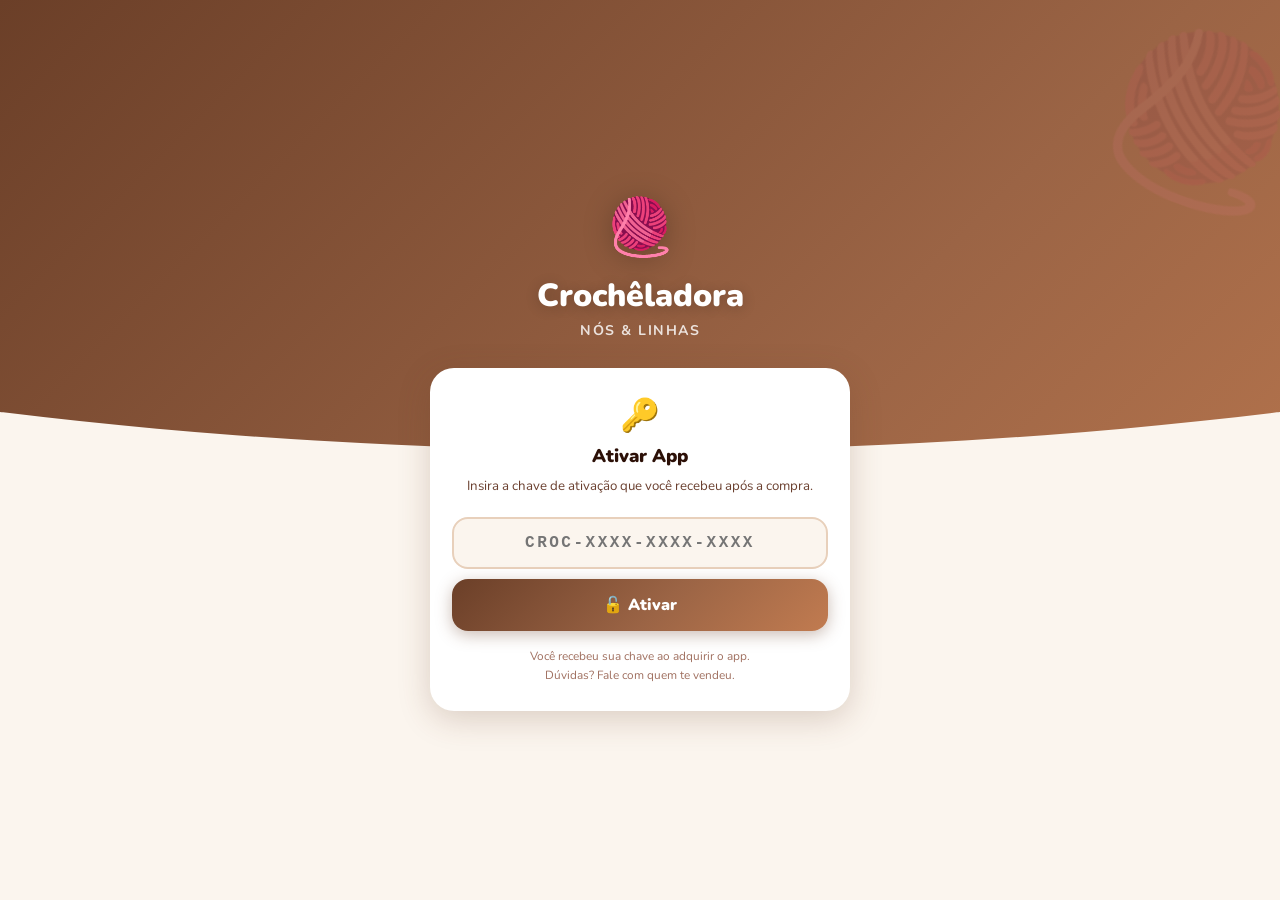
<file: index.html>
<!DOCTYPE html>
<html lang="pt-BR" data-theme="light">
<head>
  <meta charset="UTF-8">
  <meta name="viewport" content="width=device-width, initial-scale=1.0, viewport-fit=cover">
  <meta name="theme-color" content="#6B3F28">
  <meta name="description" content="Calculadora de precificação para artesãos. Calcule o preço justo das suas peças.">
  <meta name="apple-mobile-web-app-capable" content="yes">
  <meta name="apple-mobile-web-app-status-bar-style" content="default">
  <meta name="apple-mobile-web-app-title" content="Artesaladora">
  <title>Crochêladora | Nós&amp;Linhas</title>
  <link rel="manifest" href="manifest.json">
  <link rel="apple-touch-icon" href="icons/icon-192.png">
  <link rel="preconnect" href="https://fonts.googleapis.com">
  <link rel="preconnect" href="https://fonts.gstatic.com" crossorigin>
  <link href="https://fonts.googleapis.com/css2?family=Nunito:wght@400;500;600;700;800;900&display=swap" rel="stylesheet">
  <link rel="stylesheet" href="css/style.css">
</head>
<body>

<!-- ====== ACTIVATION SCREEN ====== -->
<div id="activation-screen" class="hidden">
  <div class="act-blob"></div>
  <div class="act-deco">🧶</div>
  <div class="act-content">
    <div class="act-logo">🧶</div>
    <h1 class="act-title">Crochêladora</h1>
    <p class="act-sub">Nós &amp; Linhas</p>
    <div class="act-card">
      <div class="act-card-icon">🔑</div>
      <h2 class="act-card-title">Ativar App</h2>
      <p class="act-card-desc">Insira a chave de ativação que você recebeu após a compra.</p>
      <div class="act-input-wrap">
        <input
          type="text"
          id="act-key-input"
          class="act-key-input"
          placeholder="CROC-XXXX-XXXX-XXXX"
          maxlength="19"
          autocomplete="off"
          autocorrect="off"
          autocapitalize="characters"
          spellcheck="false"
        >
      </div>
      <div id="act-error" class="act-error hidden"></div>
      <button id="act-btn" class="act-btn">🔓 Ativar</button>
      <p class="act-help">Você recebeu sua chave ao adquirir o app.<br>Dúvidas? Fale com quem te vendeu.</p>
    </div>
  </div>
</div>

<!-- ====== BUDGET SHARE VIEW ====== -->
<div id="budget-view" class="hidden">
  <!-- Business brand (user's own brand) -->
  <div id="budget-biz-section" class="budget-biz-section hidden">
    <img id="budget-biz-logo" class="budget-biz-logo hidden" alt="Logo">
    <div class="budget-biz-texts">
      <div class="budget-biz-name" id="budget-biz-name"></div>
      <div class="budget-biz-info" id="budget-biz-info"></div>
    </div>
  </div>
  <div class="budget-card">
    <div class="budget-piece-label">Orçamento</div>
    <div class="budget-piece-name" id="budget-piece-name">—</div>
    <div class="budget-cat"><span class="category-badge" id="budget-category"></span></div>
    <div class="budget-divider"></div>
    <div class="budget-price-label">Valor da peça</div>
    <div class="budget-price" id="budget-price">R$ 0,00</div>
    <div id="budget-payment-wrap" class="budget-payment-wrap hidden">
      <div class="budget-pm-label" id="budget-pm-label"></div>
      <div class="budget-pm-each" id="budget-pm-each"></div>
    </div>
    <div id="budget-notes-wrap" class="budget-notes-wrap hidden">
      <div class="budget-notes-label">Observações</div>
      <div class="budget-notes-text" id="budget-notes"></div>
    </div>
    <div class="budget-date">Orçamento gerado em <span id="budget-date"></span></div>
  </div>
</div>

<div id="app">

  <!-- HEADER -->
  <header id="app-header">
    <button id="btn-back" class="btn-icon hidden" aria-label="Voltar">
      <svg width="22" height="22" viewBox="0 0 24 24" fill="none" stroke="currentColor" stroke-width="2.5" stroke-linecap="round" stroke-linejoin="round"><polyline points="15,18 9,12 15,6"/></svg>
    </button>
    <div id="header-title">
      <span class="header-logo">🧶</span>
      <div>
        <span>Crochêladora</span>
        <small class="header-subtitle">Nós &amp; Linhas</small>
      </div>
    </div>
    <div class="header-actions">
      <button id="btn-theme" class="btn-icon" aria-label="Alternar tema" title="Modo claro/escuro">
        <svg id="icon-moon" width="20" height="20" viewBox="0 0 24 24" fill="none" stroke="currentColor" stroke-width="2" stroke-linecap="round" stroke-linejoin="round"><path d="M21 12.79A9 9 0 1 1 11.21 3 7 7 0 0 0 21 12.79z"/></svg>
        <svg id="icon-sun" width="20" height="20" viewBox="0 0 24 24" fill="none" stroke="currentColor" stroke-width="2" stroke-linecap="round" stroke-linejoin="round" class="hidden"><circle cx="12" cy="12" r="5"/><line x1="12" y1="1" x2="12" y2="3"/><line x1="12" y1="21" x2="12" y2="23"/><line x1="4.22" y1="4.22" x2="5.64" y2="5.64"/><line x1="18.36" y1="18.36" x2="19.78" y2="19.78"/><line x1="1" y1="12" x2="3" y2="12"/><line x1="21" y1="12" x2="23" y2="12"/><line x1="4.22" y1="19.78" x2="5.64" y2="18.36"/><line x1="18.36" y1="5.64" x2="19.78" y2="4.22"/></svg>
      </button>
      <button id="btn-settings" class="btn-icon" aria-label="Configurações">
        <svg width="22" height="22" viewBox="0 0 24 24" fill="none" stroke="currentColor" stroke-width="2" stroke-linecap="round" stroke-linejoin="round"><circle cx="12" cy="12" r="3"/><path d="M19.4 15a1.65 1.65 0 0 0 .33 1.82l.06.06a2 2 0 0 1-2.83 2.83l-.06-.06a1.65 1.65 0 0 0-1.82-.33 1.65 1.65 0 0 0-1 1.51V21a2 2 0 0 1-4 0v-.09A1.65 1.65 0 0 0 9 19.4a1.65 1.65 0 0 0-1.82.33l-.06.06a2 2 0 0 1-2.83-2.83l.06-.06A1.65 1.65 0 0 0 4.68 15a1.65 1.65 0 0 0-1.51-1H3a2 2 0 0 1 0-4h.09A1.65 1.65 0 0 0 4.6 9a1.65 1.65 0 0 0-.33-1.82l-.06-.06a2 2 0 0 1 2.83-2.83l.06.06A1.65 1.65 0 0 0 9 4.68a1.65 1.65 0 0 0 1-1.51V3a2 2 0 0 1 4 0v.09a1.65 1.65 0 0 0 1 1.51 1.65 1.65 0 0 0 1.82-.33l.06-.06a2 2 0 0 1 2.83 2.83l-.06.06A1.65 1.65 0 0 0 19.4 9a1.65 1.65 0 0 0 1.51 1H21a2 2 0 0 1 0 4h-.09a1.65 1.65 0 0 0-1.51 1z"/></svg>
      </button>
    </div>
  </header>

  <main id="main-content">

    <!-- ====== HOME ====== -->
    <section id="screen-home" class="screen active">
      <div class="home-hero">
        <div class="hero-content">
          <h1 id="hero-title">Olá, artesãos! 😊</h1>
          <p id="hero-sub">Calcule o preço justo das suas criações!</p>
        </div>
      </div>
      <div class="home-stats" id="home-stats"></div>
      <div id="install-banner-wrap"></div>
      <div class="home-actions">
        <button class="btn-secondary btn-large" id="btn-view-history">
          <svg width="20" height="20" viewBox="0 0 24 24" fill="none" stroke="currentColor" stroke-width="2" stroke-linecap="round" stroke-linejoin="round"><path d="M14 2H6a2 2 0 0 0-2 2v16a2 2 0 0 0 2 2h12a2 2 0 0 0 2-2V8z"/><polyline points="14 2 14 8 20 8"/><line x1="16" y1="13" x2="8" y2="13"/><line x1="16" y1="17" x2="8" y2="17"/></svg>
          Minhas Peças
        </button>
      </div>
      <div class="recent-section" id="recent-section">
        <h2 class="section-title">Calculadas Recentemente</h2>
        <div id="recent-list"></div>
      </div>
    </section>

    <!-- ====== CALCULATOR ====== -->
    <section id="screen-calculator" class="screen">
      <div class="steps-bar">
        <div class="step-item active" id="sdot-1"><div class="step-dot">1</div><span>Peça</span></div>
        <div class="step-line" id="sline-1"></div>
        <div class="step-item" id="sdot-2"><div class="step-dot">2</div><span>Materiais</span></div>
        <div class="step-line" id="sline-2"></div>
        <div class="step-item" id="sdot-3"><div class="step-dot">3</div><span>Trabalho</span></div>
        <div class="step-line" id="sline-3"></div>
        <div class="step-item" id="sdot-4"><div class="step-dot">4</div><span>Lucro</span></div>
      </div>

      <!-- Step 1 -->
      <div class="calc-step active" id="cstep-1">
        <div class="step-header"><h2>Sobre a Peça</h2><p>Dê um nome à sua criação ✨</p></div>
        <div class="form-group">
          <label for="piece-name">Nome da Peça *</label>
          <input type="text" id="piece-name" placeholder="Ex: Tapete Oval de Crochê">
        </div>
        <div class="form-group">
          <label for="piece-category">Categoria</label>
          <select id="piece-category">
            <option value="">Selecione...</option>
            <option value="decoracao">🏠 Decoração</option>
            <option value="vestuario">👗 Vestuário</option>
            <option value="brinquedos">🧸 Amigurumis</option>
            <option value="acessorios">👜 Acessórios</option>
            <option value="utilidades">🧺 Utilidades</option>
            <option value="outro">✨ Outro</option>
          </select>
        </div>
        <div class="form-group">
          <label for="piece-notes">Observações (opcional)</label>
          <textarea id="piece-notes" placeholder="Tamanho, cores, detalhes..." rows="3"></textarea>
        </div>
      </div>

      <!-- Step 2 -->
      <div class="calc-step" id="cstep-2">
        <div class="step-header"><h2>Materiais Utilizados</h2><p>Adicione os fios, linhas e acessórios 🧶</p></div>
        <div id="materials-list"></div>
        <div class="mat-add-row">
          <button class="btn-add" id="btn-add-material">
            <svg width="17" height="17" viewBox="0 0 24 24" fill="none" stroke="currentColor" stroke-width="2.5" stroke-linecap="round" stroke-linejoin="round"><circle cx="12" cy="12" r="10"/><line x1="12" y1="8" x2="12" y2="16"/><line x1="8" y1="12" x2="16" y2="12"/></svg>
            Digitar Manualmente
          </button>
          <button class="btn-add-yarn" id="btn-add-yarn-pick">
            🧶 Fio Cadastrado
          </button>
        </div>

        <!-- Acessórios -->
        <div class="divider-label"><span>Acessórios</span></div>
        <div id="accessories-list"></div>
        <button class="btn-add" id="btn-add-accessory">
          <svg width="17" height="17" viewBox="0 0 24 24" fill="none" stroke="currentColor" stroke-width="2.5" stroke-linecap="round" stroke-linejoin="round"><circle cx="12" cy="12" r="10"/><line x1="12" y1="8" x2="12" y2="16"/><line x1="8" y1="12" x2="16" y2="12"/></svg>
          Adicionar Acessório
        </button>

        <!-- Outros Gastos -->
        <div class="divider-label other-costs-divider"><span>Outros Gastos</span></div>
        <div class="other-costs-grid">
          <div class="form-group">
            <label for="inp-packaging">Embalagem</label>
            <div class="input-wrap">
              <span class="unit-tag pre">R$</span>
              <input type="number" id="inp-packaging" placeholder="0,00" min="0" step="0.01">
            </div>
          </div>
          <div class="form-group">
            <label for="inp-shipping">Envio</label>
            <div class="input-wrap">
              <span class="unit-tag pre">R$</span>
              <input type="number" id="inp-shipping" placeholder="0,00" min="0" step="0.01">
            </div>
          </div>
          <div class="form-group">
            <label for="inp-other-cost">Outros</label>
            <div class="input-wrap">
              <span class="unit-tag pre">R$</span>
              <input type="number" id="inp-other-cost" placeholder="0,00" min="0" step="0.01">
            </div>
          </div>
        </div>

        <div class="subtotal-bar">
          <span>Subtotal de materiais:</span>
          <strong id="mat-total">R$ 0,00</strong>
        </div>
      </div>

      <!-- Step 3 -->
      <div class="calc-step" id="cstep-3">
        <div class="step-header"><h2>Tempo &amp; Mão de Obra</h2><p>Seu tempo tem valor! ⏱️</p></div>
        <div class="form-group">
          <label for="inp-hours">Horas trabalhadas</label>
          <div class="input-wrap">
            <input type="number" id="inp-hours" placeholder="0" min="0" step="1">
            <span class="unit-tag">horas</span>
          </div>
        </div>
        <div class="form-group">
          <label for="inp-minutes">Minutos adicionais</label>
          <div class="input-wrap">
            <input type="number" id="inp-minutes" placeholder="0" min="0" max="59">
            <span class="unit-tag">min</span>
          </div>
        </div>
        <div class="form-group">
          <label for="inp-hourly-rate">Valor por hora *</label>
          <div class="input-wrap">
            <span class="unit-tag pre">R$</span>
            <input type="number" id="inp-hourly-rate" placeholder="25,00" min="0" step="0.01">
          </div>
          <small class="hint">Quanto você quer ganhar por hora de trabalho?</small>
        </div>
        <div class="info-tip">
          <span class="tip-icon">💡</span>
          <p>O valor médio de mercado para artesãs é entre <strong>R$ 15,00</strong> e <strong>R$ 40,00</strong> por hora.</p>
        </div>
        <div class="labor-bar">
          <span>Custo de mão de obra:</span>
          <strong id="labor-cost-val">R$ 0,00</strong>
        </div>
      </div>

      <!-- Step 4 -->
      <div class="calc-step" id="cstep-4">
        <div class="step-header"><h2>Custos Fixos &amp; Lucro</h2><p>Último passo para o preço final! 💰</p></div>

        <div class="form-group">
          <label for="inp-monthly-fixed">Custo fixo mensal</label>
          <div class="input-wrap">
            <span class="unit-tag pre">R$</span>
            <input type="number" id="inp-monthly-fixed" placeholder="0,00" min="0" step="0.01">
          </div>
          <small class="hint">Aluguel, energia, internet, etc.</small>
        </div>
        <div class="form-group">
          <label for="inp-pieces-month">Peças produzidas por mês</label>
          <div class="input-wrap">
            <input type="number" id="inp-pieces-month" placeholder="0" min="1" step="1">
            <span class="unit-tag">peças</span>
          </div>
          <small class="hint">Quantas peças você consegue fazer por mês?</small>
        </div>

        <div class="form-group">
          <label for="inp-fixed-cost">Custo fixo desta peça</label>
          <div class="input-wrap">
            <span class="unit-tag pre">R$</span>
            <input type="number" id="inp-fixed-cost" placeholder="0,00" min="0" step="0.01">
          </div>
          <small class="hint">Calculado automaticamente ÷ número de peças (ou informe manualmente)</small>
        </div>

        <div class="form-group">
          <label for="inp-profit">Margem de lucro</label>
          <div class="input-wrap">
            <input type="number" id="inp-profit" placeholder="30" min="0" max="999">
            <span class="unit-tag">%</span>
          </div>
          <small class="hint">Percentual de lucro sobre o custo total</small>
        </div>

        <div class="form-group">
          <label for="inp-card-fee">💳 Taxa de cartão (1× / débito)</label>
          <div class="input-wrap">
            <input type="number" id="inp-card-fee" placeholder="0" min="0" max="100" step="0.1">
            <span class="unit-tag">%</span>
          </div>
          <small class="hint">Taxa da maquininha já embutida no preço final cobrado no cartão</small>
        </div>

        <div class="info-tip">
          <span class="tip-icon">💡</span>
          <p>Para artesanato, recomenda-se uma margem de <strong>30% a 100%</strong> sobre o custo total.</p>
        </div>
        <div class="cost-preview" id="cost-preview"></div>
      </div>

      <div class="calc-nav">
        <button class="btn-secondary" id="btn-prev" disabled>← Anterior</button>
        <button class="btn-primary" id="btn-next">Próximo →</button>
      </div>
    </section>

    <!-- ====== RESULT ====== -->
    <section id="screen-result" class="screen">
      <div class="result-hero">
        <div class="result-piece-name" id="res-name">—</div>
        <div class="result-price-label">Preço sugerido de venda</div>
        <div class="result-price" id="res-price">R$ 0,00</div>
        <span class="result-cat-badge" id="res-badge"></span>
      </div>
      <div class="result-breakdown">
        <h3>Detalhamento</h3>
        <div class="bd-row"><div class="bd-left"><span class="bd-icon">🧶</span><span>Materiais</span></div><span class="bd-val" id="res-mat">R$ 0,00</span></div>
        <div class="bd-row"><div class="bd-left"><span class="bd-icon">⏱️</span><span>Mão de Obra</span></div><span class="bd-val" id="res-labor">R$ 0,00</span></div>
        <div class="bd-row"><div class="bd-left"><span class="bd-icon">🏠</span><span>Custos Fixos</span></div><span class="bd-val" id="res-fixed">R$ 0,00</span></div>
        <div class="bd-sep"></div>
        <div class="bd-row"><div class="bd-left"><span>Custo Total</span></div><span class="bd-val" id="res-cost">R$ 0,00</span></div>
        <div class="bd-row highlight"><div class="bd-left"><span class="bd-icon">📈</span><span id="res-profit-label">Lucro (30%)</span></div><span class="bd-val" id="res-profit">R$ 0,00</span></div>
        <div class="bd-sep"></div>
        <div class="bd-row grand"><div class="bd-left">💰 Preço Final</div><span class="bd-val" id="res-final">R$ 0,00</span></div>
      </div>

      <!-- Payment options table -->
      <div id="payment-table-wrap" class="payment-table-wrap hidden">
        <h3>💳 Formas de Pagamento</h3>
        <p class="pt-hint">Toque em uma opção para selecionar a forma de pagamento do orçamento</p>
        <div id="payment-table"></div>
      </div>

      <div class="result-actions">
        <button class="btn-primary" id="btn-save-piece">
          <svg width="18" height="18" viewBox="0 0 24 24" fill="none" stroke="currentColor" stroke-width="2.5" stroke-linecap="round" stroke-linejoin="round"><path d="M19 21H5a2 2 0 0 1-2-2V5a2 2 0 0 1 2-2h11l5 5v11a2 2 0 0 1-2 2z"/><polyline points="17 21 17 13 7 13 7 21"/><polyline points="7 3 7 8 15 8"/></svg>
          Salvar Peça
        </button>
        <button class="btn-share" id="btn-share-result">
          <svg width="18" height="18" viewBox="0 0 24 24" fill="none" stroke="currentColor" stroke-width="2.5" stroke-linecap="round" stroke-linejoin="round"><circle cx="18" cy="5" r="3"/><circle cx="6" cy="12" r="3"/><circle cx="18" cy="19" r="3"/><line x1="8.59" y1="13.51" x2="15.42" y2="17.49"/><line x1="15.41" y1="6.51" x2="8.59" y2="10.49"/></svg>
          Compartilhar Orçamento
        </button>
        <button class="btn-secondary" id="btn-new-from-result">
          <svg width="18" height="18" viewBox="0 0 24 24" fill="none" stroke="currentColor" stroke-width="2.5" stroke-linecap="round" stroke-linejoin="round"><circle cx="12" cy="12" r="10"/><line x1="12" y1="8" x2="12" y2="16"/><line x1="8" y1="12" x2="16" y2="12"/></svg>
          Nova Peça
        </button>
      </div>
    </section>

    <!-- ====== HISTORY ====== -->
    <section id="screen-history" class="screen">
      <div class="screen-title-bar"><h2>Minhas Peças</h2><p>Todas as suas criações calculadas</p></div>
      <div class="filter-bar" id="filter-bar">
        <button class="filter-btn active" data-filter="all">Todas</button>
        <button class="filter-btn" data-filter="decoracao">🏠 Decoração</button>
        <button class="filter-btn" data-filter="vestuario">👗 Vestuário</button>
        <button class="filter-btn" data-filter="brinquedos">🧸 Amigurumis</button>
        <button class="filter-btn" data-filter="acessorios">👜 Acessórios</button>
        <button class="filter-btn" data-filter="utilidades">🧺 Utilidades</button>
        <button class="filter-btn" data-filter="outro">✨ Outro</button>
      </div>
      <div id="history-list"></div>
      <div id="history-empty" class="empty-state hidden">
        <div class="empty-icon">🧶</div>
        <h3>Nenhuma peça salva ainda</h3>
        <p>Calcule o preço de uma peça e salve aqui!</p>
        <button class="btn-primary" id="btn-calc-from-history">Nova Peça</button>
      </div>
    </section>

    <!-- ====== YARNS ====== -->
    <section id="screen-yarns" class="screen">
      <div class="yarns-topbar">
        <div class="yarns-topbar-text">
          <h2>Meus Fios</h2>
          <p>Cadastre para usar nos cálculos por grama</p>
        </div>
        <button class="btn-primary" id="btn-add-yarn" style="white-space:nowrap;padding:10px 16px;font-size:.85rem">
          + Novo Fio
        </button>
      </div>
      <div id="yarns-list"></div>
      <div id="yarns-empty" class="empty-state hidden">
        <div class="empty-icon">🧶</div>
        <h3>Nenhum fio cadastrado</h3>
        <p>Cadastre seus fios e use-os nos cálculos informando apenas as gramas utilizadas!</p>
        <button class="btn-primary" id="btn-add-yarn-empty">+ Cadastrar Primeiro Fio</button>
      </div>
    </section>

    <!-- ====== TIMER ====== -->
    <section id="screen-timer" class="screen">
      <div class="timer-topbar">
        <h2>⏱️ Cronômetro</h2>
        <p>Meça o tempo e calcule o custo em tempo real</p>
        <div class="timer-rate-row">
          <label for="timer-hourly-rate">Valor/hora:</label>
          <div class="input-wrap">
            <span class="unit-tag pre">R$</span>
            <input type="number" id="timer-hourly-rate" placeholder="25,00" min="0" step="0.01">
          </div>
          <button class="btn-save-rate" id="btn-save-timer-rate">Salvar</button>
        </div>
      </div>
      <div class="timer-add-row">
        <button class="btn-primary btn-full" id="btn-add-timer">+ Novo Cronômetro</button>
      </div>
      <div id="timers-container"></div>
      <div id="timers-empty" class="empty-state hidden">
        <div class="empty-icon">⏱️</div>
        <h3>Nenhum cronômetro ativo</h3>
        <p>Adicione um cronômetro para medir o tempo de confecção e calcular o custo automaticamente!</p>
      </div>
    </section>

    <!-- ====== SETTINGS ====== -->
    <section id="screen-settings" class="screen">
      <div class="screen-title-bar"><h2>Configurações</h2><p>Preferências do app</p></div>

      <!-- Business Info -->
      <div class="settings-section">
        <h3 class="settings-section-title">Minha Marca / Negócio</h3>
        <p style="font-size:.78rem;color:var(--text-3);margin-bottom:14px">Aparece no orçamento quando você compartilhar.</p>
        <div class="form-group">
          <label for="biz-name">Nome do negócio</label>
          <input type="text" id="biz-name" placeholder="Ex: Ateliê da Ana">
        </div>
        <div class="form-group">
          <label for="biz-logo-inp">Logo (opcional)</label>
          <input type="file" id="biz-logo-inp" accept="image/*" style="width:100%;padding:10px;border:2px dashed var(--border);border-radius:var(--r-s);cursor:pointer;background:var(--surface);color:var(--text-2);font-size:.85rem">
          <div id="biz-logo-preview" style="margin-top:8px"></div>
        </div>
        <div class="form-group">
          <label for="biz-info">Informações de contato / endereço</label>
          <textarea id="biz-info" rows="4" placeholder="Ex: WhatsApp: (11) 99999-9999&#10;Instagram: @meuatelie&#10;Rua das Flores, 123"></textarea>
        </div>
        <button class="btn-primary" id="btn-save-biz" style="width:100%">
          💾 Salvar informações
        </button>
      </div>

      <!-- Card Fees -->
      <div class="settings-section">
        <h3 class="settings-section-title">💳 Taxas &amp; Descontos</h3>
        <p style="font-size:.78rem;color:var(--text-3);margin-bottom:16px">Configure as taxas cobradas nas vendas no cartão e o desconto para pagamentos à vista (Pix/Dinheiro).</p>

        <!-- PIX / Cash discount -->
        <div class="fees-pix-row form-group">
          <label for="fee-pix">Desconto à vista (Pix / Dinheiro)</label>
          <div class="input-wrap">
            <input type="number" id="fee-pix" placeholder="0" min="0" max="100" step="0.1">
            <span class="unit-tag">%</span>
          </div>
          <small class="hint">Ex: 5% — o cliente paga 5% a menos no Pix/Dinheiro</small>
        </div>

        <!-- Installment fees grid -->
        <div class="fees-section-label">Taxas do Cartão por Parcelas</div>
        <div class="fees-grid" id="fees-grid">
          <!-- 2x -->
          <div class="fee-row">
            <span class="fee-label">2× parcelas</span>
            <div class="fee-inp-wrap">
              <input type="number" class="fee-inp" id="fee-2" data-inst="2" placeholder="0" min="0" max="100" step="0.1">
              <span class="fee-pct">%</span>
            </div>
          </div>
          <!-- 3x -->
          <div class="fee-row">
            <span class="fee-label">3× parcelas</span>
            <div class="fee-inp-wrap">
              <input type="number" class="fee-inp" id="fee-3" data-inst="3" placeholder="0" min="0" max="100" step="0.1">
              <span class="fee-pct">%</span>
            </div>
          </div>
          <!-- 4x -->
          <div class="fee-row">
            <span class="fee-label">4× parcelas</span>
            <div class="fee-inp-wrap">
              <input type="number" class="fee-inp" id="fee-4" data-inst="4" placeholder="0" min="0" max="100" step="0.1">
              <span class="fee-pct">%</span>
            </div>
          </div>
          <!-- 5x -->
          <div class="fee-row">
            <span class="fee-label">5× parcelas</span>
            <div class="fee-inp-wrap">
              <input type="number" class="fee-inp" id="fee-5" data-inst="5" placeholder="0" min="0" max="100" step="0.1">
              <span class="fee-pct">%</span>
            </div>
          </div>
          <!-- 6x -->
          <div class="fee-row">
            <span class="fee-label">6× parcelas</span>
            <div class="fee-inp-wrap">
              <input type="number" class="fee-inp" id="fee-6" data-inst="6" placeholder="0" min="0" max="100" step="0.1">
              <span class="fee-pct">%</span>
            </div>
          </div>
          <!-- 7x -->
          <div class="fee-row">
            <span class="fee-label">7× parcelas</span>
            <div class="fee-inp-wrap">
              <input type="number" class="fee-inp" id="fee-7" data-inst="7" placeholder="0" min="0" max="100" step="0.1">
              <span class="fee-pct">%</span>
            </div>
          </div>
          <!-- 8x -->
          <div class="fee-row">
            <span class="fee-label">8× parcelas</span>
            <div class="fee-inp-wrap">
              <input type="number" class="fee-inp" id="fee-8" data-inst="8" placeholder="0" min="0" max="100" step="0.1">
              <span class="fee-pct">%</span>
            </div>
          </div>
          <!-- 9x -->
          <div class="fee-row">
            <span class="fee-label">9× parcelas</span>
            <div class="fee-inp-wrap">
              <input type="number" class="fee-inp" id="fee-9" data-inst="9" placeholder="0" min="0" max="100" step="0.1">
              <span class="fee-pct">%</span>
            </div>
          </div>
          <!-- 10x -->
          <div class="fee-row">
            <span class="fee-label">10× parcelas</span>
            <div class="fee-inp-wrap">
              <input type="number" class="fee-inp" id="fee-10" data-inst="10" placeholder="0" min="0" max="100" step="0.1">
              <span class="fee-pct">%</span>
            </div>
          </div>
          <!-- 11x -->
          <div class="fee-row">
            <span class="fee-label">11× parcelas</span>
            <div class="fee-inp-wrap">
              <input type="number" class="fee-inp" id="fee-11" data-inst="11" placeholder="0" min="0" max="100" step="0.1">
              <span class="fee-pct">%</span>
            </div>
          </div>
          <!-- 12x -->
          <div class="fee-row">
            <span class="fee-label">12× parcelas</span>
            <div class="fee-inp-wrap">
              <input type="number" class="fee-inp" id="fee-12" data-inst="12" placeholder="0" min="0" max="100" step="0.1">
              <span class="fee-pct">%</span>
            </div>
          </div>
        </div>

        <button class="btn-primary" id="btn-save-fees" style="width:100%;margin-top:18px">
          💾 Salvar taxas
        </button>
      </div>

      <!-- Language -->
      <div class="settings-section">
        <h3 class="settings-lang-title">Idioma</h3>
        <div class="settings-select-wrap">
          <select id="lang-selector" class="settings-select">
            <option value="pt">🇧🇷 Português</option>
            <option value="en">🇺🇸 English</option>
            <option value="es">🇪🇸 Español</option>
            <option value="fr">🇫🇷 Français</option>
            <option value="it">🇮🇹 Italiano</option>
            <option value="ru">🇷🇺 Русский</option>
            <option value="ja">🇯🇵 日本語</option>
            <option value="zh">🇨🇳 中文</option>
          </select>
        </div>
      </div>

      <!-- Font Size -->
      <div class="settings-section">
        <h3 class="settings-font-title">Tamanho da Fonte</h3>
        <div class="font-size-controls">
          <button class="btn-font-ctrl" id="btn-font-minus">A−</button>
          <span id="font-size-display" class="font-size-label">16px</span>
          <button class="btn-font-ctrl" id="btn-font-plus">A+</button>
          <button class="btn-font-reset btn-secondary" id="btn-font-reset" style="margin-left:8px;padding:8px 14px;font-size:.8rem">Padrão</button>
        </div>
      </div>
    </section>

  </main>

  <!-- BOTTOM NAV -->
  <nav id="bottom-nav">
    <button class="nav-tab active" data-nav="home" id="nav-home">
      <svg width="22" height="22" viewBox="0 0 24 24" fill="none" stroke="currentColor" stroke-width="2" stroke-linecap="round" stroke-linejoin="round"><path d="M3 9l9-7 9 7v11a2 2 0 0 1-2 2H5a2 2 0 0 1-2-2z"/><polyline points="9 22 9 12 15 12 15 22"/></svg>
      <span>Início</span>
    </button>
    <button class="nav-tab" data-nav="yarns" id="nav-yarns">
      <svg width="22" height="22" viewBox="0 0 24 24" fill="none" stroke="currentColor" stroke-width="2" stroke-linecap="round" stroke-linejoin="round"><circle cx="12" cy="12" r="10"/><path d="M14.31 8l5.74 9.94M9.69 8h11.48M7.38 12l5.74-9.94M9.69 16L3.95 6.06M14.31 16H2.83M16.62 12l-5.74 9.94"/></svg>
      <span>Fios</span>
    </button>
    <button class="nav-center-btn" id="nav-new-piece">
      <div class="nav-center-icon">
        <svg width="26" height="26" viewBox="0 0 24 24" fill="none" stroke="currentColor" stroke-width="2.5" stroke-linecap="round" stroke-linejoin="round"><line x1="12" y1="5" x2="12" y2="19"/><line x1="5" y1="12" x2="19" y2="12"/></svg>
      </div>
      <span>Nova Peça</span>
    </button>
    <button class="nav-tab" data-nav="timer" id="nav-timer">
      <svg width="22" height="22" viewBox="0 0 24 24" fill="none" stroke="currentColor" stroke-width="2" stroke-linecap="round" stroke-linejoin="round"><circle cx="12" cy="12" r="10"/><polyline points="12 6 12 12 16 14"/></svg>
      <span>Cronômetro</span>
    </button>
    <button class="nav-tab" data-nav="history" id="nav-history">
      <svg width="22" height="22" viewBox="0 0 24 24" fill="none" stroke="currentColor" stroke-width="2" stroke-linecap="round" stroke-linejoin="round"><path d="M14 2H6a2 2 0 0 0-2 2v16a2 2 0 0 0 2 2h12a2 2 0 0 0 2-2V8z"/><polyline points="14 2 14 8 20 8"/><line x1="16" y1="13" x2="8" y2="13"/><line x1="16" y1="17" x2="8" y2="17"/></svg>
      <span>Peças</span>
    </button>
  </nav>

</div><!-- #app -->

<!-- Toast -->
<div id="toast" class="toast"></div>

<!-- Confirm Modal -->
<div id="modal-overlay" class="modal-overlay hidden">
  <div class="modal" id="modal-box">
    <h3 id="modal-title">Confirmar</h3>
    <p id="modal-message">Tem certeza?</p>
    <div class="modal-actions">
      <button class="btn-secondary" id="modal-cancel">Cancelar</button>
      <button class="btn-danger" id="modal-confirm">Confirmar</button>
    </div>
  </div>
</div>

<!-- Yarn Form Overlay -->
<div id="yarn-form-overlay" class="modal-overlay-bottom hidden">
  <div class="bottom-sheet">
    <h3 id="yarn-form-title">Novo Fio</h3>
    <input type="hidden" id="yarn-id-inp">
    <div class="form-group">
      <label for="yarn-name-inp">Nome do Fio *</label>
      <input type="text" id="yarn-name-inp" placeholder="Ex: Fio de Algodão Cru">
    </div>
    <div class="form-group">
      <label for="yarn-brand-inp">Marca (opcional)</label>
      <input type="text" id="yarn-brand-inp" placeholder="Ex: Círculo, Pingouin...">
    </div>
    <div class="form-group">
      <label for="yarn-weight-inp">Peso da embalagem (g) *</label>
      <div class="input-wrap">
        <input type="number" id="yarn-weight-inp" placeholder="100" min="0" step="1">
        <span class="unit-tag">g</span>
      </div>
    </div>
    <div class="form-group">
      <label for="yarn-price-inp">Preço da embalagem *</label>
      <div class="input-wrap">
        <span class="unit-tag pre">R$</span>
        <input type="number" id="yarn-price-inp" placeholder="15,00" min="0" step="0.01">
      </div>
      <div class="ppg-live" id="yarn-ppg-val"></div>
    </div>
    <div class="sheet-actions">
      <button class="btn-secondary" id="btn-yarn-form-cancel">Cancelar</button>
      <button class="btn-primary" id="btn-yarn-form-save">Salvar Fio</button>
    </div>
  </div>
</div>

<!-- Yarn Picker Overlay -->
<div id="yarn-picker-overlay" class="modal-overlay-bottom hidden">
  <div class="bottom-sheet">
    <h3>🧶 Selecionar Fio Cadastrado</h3>
    <div class="picker-list" id="yarn-picker-list"></div>
    <div id="yarn-picker-grams-wrap" class="grams-field hidden">
      <div class="form-group" style="margin-bottom:0">
        <label for="yarn-picker-grams">Quantas gramas utilizou?</label>
        <div class="input-wrap">
          <input type="number" id="yarn-picker-grams" placeholder="50" min="0" step="0.1">
          <span class="unit-tag">g</span>
        </div>
      </div>
    </div>
    <div class="sheet-actions" style="margin-top:16px">
      <button class="btn-secondary" id="btn-yarn-picker-cancel">Cancelar</button>
      <button class="btn-primary" id="btn-yarn-picker-confirm">Adicionar</button>
    </div>
  </div>
</div>

<script src="js/license.js"></script>
<script src="js/storage.js"></script>
<script src="js/calculator.js"></script>
<script src="js/i18n.js"></script>
<script src="js/yarns.js"></script>
<script src="js/timer.js"></script>
<script src="js/app.js"></script>
</body>
</html>
</file>
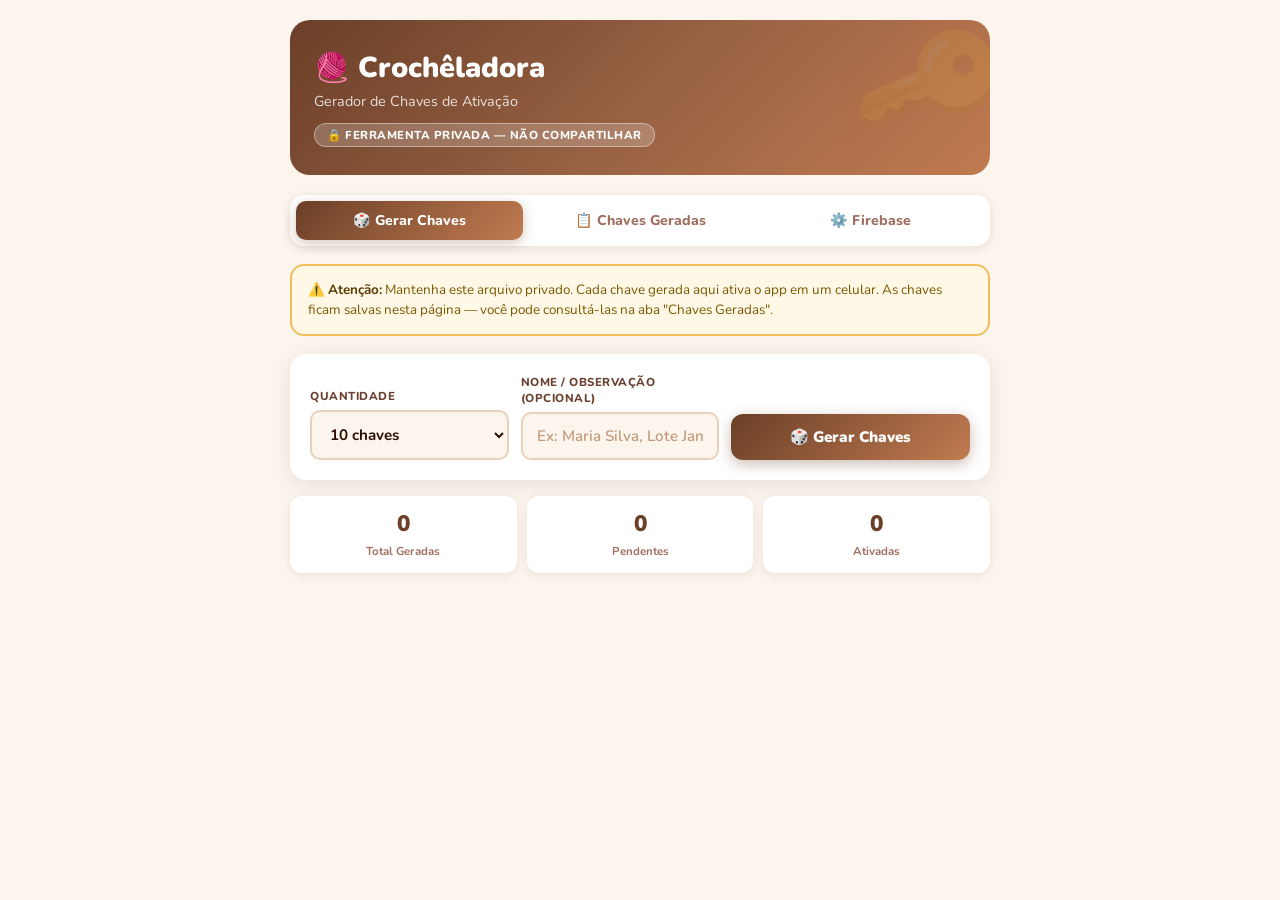
<file: keygen.html>
<!DOCTYPE html>
<html lang="pt-BR">
<head>
  <meta charset="UTF-8">
  <meta name="viewport" content="width=device-width, initial-scale=1.0">
  <title>🔑 Gerador de Chaves — Crochêladora</title>
  <link rel="preconnect" href="https://fonts.googleapis.com">
  <link href="https://fonts.googleapis.com/css2?family=Nunito:wght@400;600;700;800;900&display=swap" rel="stylesheet">
  <style>
    *, *::before, *::after { box-sizing: border-box; margin: 0; padding: 0; }
    body {
      font-family: 'Nunito', sans-serif;
      background: #FBF5EE;
      color: #2C1007;
      min-height: 100vh;
      padding: 20px;
    }
    .container { max-width: 700px; margin: 0 auto; }

    /* Header */
    .header {
      background: linear-gradient(135deg,#6B3F28 0%,#9B6445 55%,#C17B50 100%);
      border-radius: 20px;
      padding: 28px 24px;
      color: #fff;
      margin-bottom: 20px;
      position: relative;
      overflow: hidden;
    }
    .header::after {
      content: '🔑';
      position: absolute; right: -10px; top: -10px;
      font-size: 110px; opacity: .10; transform: rotate(20deg);
    }
    .header h1 { font-size: 1.8rem; font-weight: 900; margin-bottom: 4px; }
    .header p  { font-size: .9rem; color: rgba(255,255,255,.82); line-height: 1.5; }
    .private-badge {
      display: inline-block;
      background: rgba(255,255,255,.2);
      border: 1.5px solid rgba(255,255,255,.4);
      color: #fff; font-size: .72rem; font-weight: 800;
      padding: 3px 12px; border-radius: 20px; margin-top: 10px;
      letter-spacing: .5px; text-transform: uppercase;
    }

    /* Tabs */
    .tabs {
      display: flex; gap: 4px;
      background: #fff;
      border-radius: 14px;
      padding: 6px;
      margin-bottom: 18px;
      box-shadow: 0 2px 10px rgba(107,63,40,.12);
    }
    .tab-btn {
      flex: 1; padding: 10px; border: none;
      border-radius: 10px; background: transparent;
      font-family: 'Nunito', sans-serif;
      font-size: .88rem; font-weight: 800; color: #A07060;
      cursor: pointer; transition: all .2s;
    }
    .tab-btn.active {
      background: linear-gradient(135deg,#6B3F28,#C17B50);
      color: #fff;
      box-shadow: 0 3px 12px rgba(107,63,40,.3);
    }

    /* Tab panels */
    .tab-panel { display: none; }
    .tab-panel.active { display: block; }

    /* ── Gerar tab ── */
    .warning {
      background: #FFF8E6; border: 2px solid #F0C060;
      border-radius: 14px; padding: 14px 16px;
      margin-bottom: 18px; font-size: .84rem; color: #7A5800; line-height: 1.5;
    }
    .warning strong { color: #5A3A00; }

    .controls {
      background: #fff; border-radius: 16px;
      padding: 20px; box-shadow: 0 4px 20px rgba(107,63,40,.12);
      margin-bottom: 16px; display: flex; gap: 12px;
      align-items: flex-end; flex-wrap: wrap;
    }
    .ctrl-group { display: flex; flex-direction: column; gap: 6px; flex: 1; min-width: 140px; }
    .ctrl-group label { font-size: .72rem; font-weight: 800; color: #6B4030; text-transform: uppercase; letter-spacing: .5px; }
    .ctrl-group select, .ctrl-group input[type="text"] {
      padding: 12px 14px; border: 2px solid #E8D0BB; border-radius: 10px;
      font-size: .95rem; color: #2C1007; background: #FBF5EE;
      font-family: 'Nunito', sans-serif; font-weight: 700;
      outline: none; transition: border-color .2s;
    }
    .ctrl-group select:focus,
    .ctrl-group input[type="text"]:focus { border-color: #6B3F28; }
    .ctrl-group input[type="text"]::placeholder { color: #C49A7A; font-weight: 600; }

    .btn-generate {
      flex: 1; min-width: 160px; padding: 13px 20px;
      background: linear-gradient(135deg,#6B3F28,#C17B50);
      color: #fff; border: none; border-radius: 12px;
      font-size: .95rem; font-weight: 900; cursor: pointer;
      transition: all .2s; box-shadow: 0 4px 14px rgba(107,63,40,.35);
      font-family: 'Nunito', sans-serif;
    }
    .btn-generate:hover { transform: translateY(-2px); box-shadow: 0 6px 20px rgba(107,63,40,.45); }

    /* Stats */
    .stats { display: flex; gap: 10px; margin-bottom: 16px; flex-wrap: wrap; }
    .stat {
      background: #fff; border-radius: 12px; padding: 12px 16px;
      box-shadow: 0 2px 10px rgba(107,63,40,.10);
      flex: 1; text-align: center; min-width: 100px;
    }
    .stat-val { display: block; font-size: 1.4rem; font-weight: 900; color: #6B3F28; }
    .stat-lbl { font-size: .72rem; font-weight: 700; color: #A07060; }

    /* ── Keys table ── */
    .keys-container {
      background: #fff; border-radius: 16px;
      box-shadow: 0 4px 20px rgba(107,63,40,.12); overflow: hidden;
    }
    .keys-header {
      padding: 14px 20px; background: #F5E4D7;
      border-bottom: 1.5px solid #E8D0BB;
      display: flex; align-items: center; justify-content: space-between; gap: 12px;
      flex-wrap: wrap;
    }
    .keys-header-left { font-size: .8rem; font-weight: 800; color: #6B4030; text-transform: uppercase; letter-spacing: .5px; }
    .btn-clear-session {
      padding: 6px 14px; border: 1.5px solid #E8D0BB; background: transparent;
      color: #A07060; border-radius: 8px; font-size: .75rem; font-weight: 800;
      cursor: pointer; font-family: 'Nunito', sans-serif; transition: all .15s;
    }
    .btn-clear-session:hover { background: #fee; border-color: #c00; color: #c00; }

    .key-row {
      display: flex; align-items: center;
      padding: 12px 20px; border-bottom: 1px solid #F0E4D8; gap: 10px;
      transition: background .15s; flex-wrap: wrap;
    }
    .key-row:hover { background: #FBF5EE; }
    .key-row:last-child { border-bottom: none; }
    .key-num { font-size: .75rem; font-weight: 700; color: #C49A7A; min-width: 22px; text-align: right; flex-shrink: 0; }
    .key-text { flex: 1; font-family: 'Courier New', monospace; font-size: .97rem; font-weight: 700; color: #2C1007; letter-spacing: 1.5px; min-width: 160px; }
    .key-note-inline { font-size: .75rem; color: #A07060; font-style: italic; margin-top: 2px; }
    .key-date { font-size: .72rem; color: #C49A7A; white-space: nowrap; }

    .key-status {
      font-size: .72rem; font-weight: 800; padding: 4px 10px;
      border-radius: 20px; white-space: nowrap; flex-shrink: 0;
    }
    .key-status.pending   { background: #F0EAD6; color: #8A6020; }
    .key-status.activated { background: #EAF5EC; color: #2E7D3A; }
    .key-status.sent      { background: #E8EFF8; color: #2055A0; }
    .key-status.revoked   { background: #FDE8E8; color: #B00020; }
    .key-status.checking  { background: #F0EAD6; color: #8A6020; opacity: .7; }

    .key-actions { display: flex; gap: 6px; flex-shrink: 0; }

    .btn-action {
      padding: 5px 11px; border-radius: 8px; font-size: .73rem; font-weight: 800;
      cursor: pointer; font-family: 'Nunito', sans-serif; transition: all .15s;
      white-space: nowrap;
    }
    .btn-copy  { border: 1.5px solid #E8D0BB; background: transparent; color: #6B4030; }
    .btn-copy:hover, .btn-copy.copied { background: #4E8A5A; color: #fff; border-color: #4E8A5A; }
    .btn-note  { border: 1.5px solid #D0C0E0; background: transparent; color: #604880; }
    .btn-note:hover { background: #604880; color: #fff; border-color: #604880; }
    .btn-revoke { border: 1.5px solid #E8D0BB; background: transparent; color: #C06060; }
    .btn-revoke:hover { background: #C06060; color: #fff; border-color: #C06060; }

    .empty-state  { padding: 40px 20px; text-align: center; color: #A07060; }
    .empty-state .icon { font-size: 3rem; margin-bottom: 12px; }
    .empty-state p { font-size: .9rem; }

    /* ── Firebase config tab ── */
    .fb-card {
      background: #fff; border-radius: 16px;
      padding: 24px; box-shadow: 0 4px 20px rgba(107,63,40,.12);
      margin-bottom: 18px;
    }
    .fb-card h2 { font-size: 1.1rem; font-weight: 900; color: #2C1007; margin-bottom: 6px; }
    .fb-card p  { font-size: .85rem; color: #6B4030; line-height: 1.5; margin-bottom: 14px; }
    .fb-status  { display: flex; align-items: center; gap: 10px; margin-bottom: 16px; padding: 12px 16px; border-radius: 10px; font-size: .84rem; font-weight: 700; }
    .fb-status.ok   { background: #EAF5EC; color: #2E7D3A; }
    .fb-status.warn { background: #FFF8E6; color: #7A5800; }
    .fb-url-row { display: flex; gap: 10px; margin-bottom: 14px; }
    .fb-url-inp {
      flex: 1; padding: 12px 14px; border: 2px solid #E8D0BB; border-radius: 10px;
      font-size: .88rem; color: #2C1007; background: #FBF5EE;
      font-family: 'Nunito', sans-serif; font-weight: 700; outline: none;
    }
    .fb-url-inp:focus { border-color: #6B3F28; }
    .btn-fb-save {
      padding: 12px 20px; background: linear-gradient(135deg,#6B3F28,#C17B50);
      color: #fff; border: none; border-radius: 10px; font-size: .88rem;
      font-weight: 800; cursor: pointer; font-family: 'Nunito', sans-serif;
      white-space: nowrap; transition: all .2s;
    }
    .btn-fb-save:hover { opacity: .9; }
    .btn-fb-clear { padding: 12px 16px; background: transparent; border: 2px solid #E8D0BB; color: #A07060; border-radius: 10px; font-size: .88rem; font-weight: 800; cursor: pointer; font-family: 'Nunito', sans-serif; transition: all .15s; }
    .btn-fb-clear:hover { border-color: #c00; color: #c00; }

    .step-list { list-style: none; display: flex; flex-direction: column; gap: 12px; }
    .step-item { display: flex; gap: 12px; align-items: flex-start; }
    .step-num-badge { min-width: 26px; height: 26px; background: #6B3F28; color: #fff; border-radius: 50%; display: flex; align-items: center; justify-content: center; font-size: .8rem; font-weight: 900; flex-shrink: 0; margin-top: 1px; }
    .step-text { font-size: .84rem; color: #6B4030; line-height: 1.55; }
    .step-text strong { color: #2C1007; }
    .code-pill { background: #F0E0D0; border-radius: 6px; padding: 1px 8px; font-family: 'Courier New', monospace; font-size: .82rem; }
    .rules-block {
      background: #2C1007; color: #A8D8B0; border-radius: 10px;
      padding: 14px 16px; font-family: 'Courier New', monospace;
      font-size: .78rem; line-height: 1.7; margin-top: 10px; overflow-x: auto;
    }
    .copy-rules-btn {
      margin-top: 8px; padding: 7px 16px; background: transparent; border: 1.5px solid #E8D0BB;
      color: #6B4030; border-radius: 8px; font-size: .78rem; font-weight: 800;
      cursor: pointer; font-family: 'Nunito', sans-serif; transition: all .15s;
    }
    .copy-rules-btn:hover { background: #6B3F28; color: #fff; border-color: #6B3F28; }

    /* Note modal */
    .modal-overlay {
      position: fixed; inset: 0; background: rgba(0,0,0,.5);
      display: flex; align-items: center; justify-content: center;
      z-index: 100; padding: 20px; opacity: 0; pointer-events: none;
      transition: opacity .2s;
    }
    .modal-overlay.show { opacity: 1; pointer-events: all; }
    .modal-box {
      background: #fff; border-radius: 18px; padding: 24px;
      width: 100%; max-width: 380px; box-shadow: 0 20px 60px rgba(0,0,0,.25);
      transform: scale(.95); transition: transform .2s;
    }
    .modal-overlay.show .modal-box { transform: scale(1); }
    .modal-box h3 { font-size: 1rem; font-weight: 900; margin-bottom: 14px; color: #2C1007; }
    .modal-box input {
      width: 100%; padding: 12px 14px; border: 2px solid #E8D0BB; border-radius: 10px;
      font-size: .95rem; font-family: 'Nunito', sans-serif; font-weight: 700;
      color: #2C1007; background: #FBF5EE; outline: none; margin-bottom: 14px;
    }
    .modal-box input:focus { border-color: #6B3F28; }
    .modal-actions { display: flex; gap: 10px; }
    .modal-btn { flex: 1; padding: 11px; border-radius: 10px; font-size: .88rem; font-weight: 800; cursor: pointer; font-family: 'Nunito', sans-serif; border: none; transition: all .15s; }
    .modal-btn.primary { background: linear-gradient(135deg,#6B3F28,#C17B50); color: #fff; }
    .modal-btn.secondary { background: #F0E0D0; color: #6B4030; }

    /* Toast */
    .toast {
      position: fixed; bottom: 24px; left: 50%;
      transform: translateX(-50%) translateY(20px);
      background: #2C1007; color: #fff; padding: 12px 24px;
      border-radius: 12px; font-size: .88rem; font-weight: 700;
      box-shadow: 0 8px 32px rgba(0,0,0,.3); opacity: 0;
      transition: all .3s ease; white-space: nowrap; z-index: 999;
    }
    .toast.show   { opacity: 1; transform: translateX(-50%) translateY(0); }
    .toast.success { background: #4E8A5A; }

    @media(max-width:500px) {
      .controls { flex-direction: column; }
      .btn-generate { width: 100%; }
      .key-text { font-size: .82rem; }
      .fb-url-row { flex-direction: column; }
    }
  </style>
</head>
<body>
  <div class="container">

    <div class="header">
      <h1>🧶 Crochêladora</h1>
      <p>Gerador de Chaves de Ativação</p>
      <div class="private-badge">🔒 Ferramenta Privada — Não Compartilhar</div>
    </div>

    <!-- Tabs -->
    <div class="tabs">
      <button class="tab-btn active" onclick="switchTab('gerar')">🎲 Gerar Chaves</button>
      <button class="tab-btn" onclick="switchTab('historico')" id="tab-hist-btn">📋 Chaves Geradas</button>
      <button class="tab-btn" onclick="switchTab('firebase')">⚙️ Firebase</button>
    </div>

    <!-- ═══════════════ TAB: GERAR ═══════════════ -->
    <div class="tab-panel active" id="panel-gerar">
      <div class="warning">
        ⚠️ <strong>Atenção:</strong> Mantenha este arquivo privado. Cada chave gerada aqui ativa o app em um celular. As chaves ficam salvas nesta página — você pode consultá-las na aba "Chaves Geradas".
      </div>

      <div class="controls">
        <div class="ctrl-group">
          <label>Quantidade</label>
          <select id="batch-size">
            <option value="1">1 chave</option>
            <option value="5">5 chaves</option>
            <option value="10" selected>10 chaves</option>
            <option value="20">20 chaves</option>
            <option value="50">50 chaves</option>
          </select>
        </div>
        <div class="ctrl-group">
          <label>Nome / Observação (opcional)</label>
          <input type="text" id="gen-note" placeholder="Ex: Maria Silva, Lote Jan/25…">
        </div>
        <button class="btn-generate" id="btn-generate">🎲 Gerar Chaves</button>
      </div>

      <div class="stats">
        <div class="stat">
          <span class="stat-val" id="stat-total">0</span>
          <span class="stat-lbl">Total Geradas</span>
        </div>
        <div class="stat">
          <span class="stat-val" id="stat-pending">0</span>
          <span class="stat-lbl">Pendentes</span>
        </div>
        <div class="stat">
          <span class="stat-val" id="stat-activated">0</span>
          <span class="stat-lbl">Ativadas</span>
        </div>
      </div>

      <!-- Preview das chaves recém-geradas -->
      <div class="keys-container" id="session-container" style="display:none">
        <div class="keys-header">
          <span class="keys-header-left">✨ Chaves desta geração</span>
          <button class="btn-clear-session" onclick="clearSession()">Limpar prévia</button>
        </div>
        <div id="session-list"></div>
      </div>
    </div>

    <!-- ═══════════════ TAB: HISTÓRICO ═══════════════ -->
    <div class="tab-panel" id="panel-historico">
      <div class="stats">
        <div class="stat">
          <span class="stat-val" id="h-stat-total">0</span>
          <span class="stat-lbl">Total Geradas</span>
        </div>
        <div class="stat">
          <span class="stat-val" id="h-stat-pending">0</span>
          <span class="stat-lbl">Pendentes</span>
        </div>
        <div class="stat">
          <span class="stat-val" id="h-stat-activated">0</span>
          <span class="stat-lbl">Ativadas</span>
        </div>
      </div>

      <div class="keys-container">
        <div class="keys-header">
          <span class="keys-header-left">📋 Histórico Completo</span>
          <div style="display:flex;gap:8px;align-items:center">
            <span id="hist-firebase-badge" style="font-size:.72rem;font-weight:700;color:#8A6020;"></span>
            <button class="btn-clear-session" onclick="refreshStatus()" id="btn-refresh" style="color:#2055A0;border-color:#B0C8E0">🔄 Atualizar status</button>
          </div>
        </div>
        <div id="history-list">
          <div class="empty-state">
            <div class="icon">🔑</div>
            <p>Nenhuma chave gerada ainda.<br>Vá para "Gerar Chaves" para começar.</p>
          </div>
        </div>
      </div>
    </div>

    <!-- ═══════════════ TAB: FIREBASE ═══════════════ -->
    <div class="tab-panel" id="panel-firebase">

      <div class="fb-card">
        <h2>🔥 Verificação Online (Firebase)</h2>
        <p>Com o Firebase configurado, uma mesma chave <strong>não poderá ser ativada em dois celulares diferentes</strong>. A configuração é feita uma única vez e é gratuita.</p>

        <div class="fb-status" id="fb-status-bar">
          ⏳ Verificando configuração…
        </div>

        <div class="fb-url-row">
          <input type="text" class="fb-url-inp" id="fb-url-inp"
            placeholder="https://seu-projeto-default-rtdb.firebaseio.com">
          <button class="btn-fb-save" onclick="saveFirebaseUrl()">💾 Salvar</button>
          <button class="btn-fb-clear" onclick="clearFirebaseUrl()">✕</button>
        </div>
        <p style="font-size:.78rem;color:#A07060;margin-top:-8px;margin-bottom:0">Cole aqui a URL do Firebase Realtime Database (sem barra no final).</p>
      </div>

      <div class="fb-card">
        <h2>📋 Como configurar o Firebase (5 min)</h2>
        <p>Siga os passos abaixo. Só precisa fazer uma vez:</p>
        <ul class="step-list">
          <li class="step-item">
            <div class="step-num-badge">1</div>
            <div class="step-text">
              Abra <strong>console.firebase.google.com</strong> e faça login com sua conta Google. Clique em <strong>"Criar projeto"</strong> → dê o nome <span class="code-pill">crocheladora</span> → clique em Continuar até criar.
            </div>
          </li>
          <li class="step-item">
            <div class="step-num-badge">2</div>
            <div class="step-text">
              No menu lateral esquerdo clique em <strong>"Compilar" → "Realtime Database"</strong>. Em seguida, clique em <strong>"Criar banco de dados"</strong>. Escolha a localização <strong>Estados Unidos</strong> e inicie em <strong>modo de teste</strong>.
            </div>
          </li>
          <li class="step-item">
            <div class="step-num-badge">3</div>
            <div class="step-text">
              Após criado, você verá uma URL como <span class="code-pill">https://crocheladora-abc12-default-rtdb.firebaseio.com</span>. Copie essa URL e cole no campo acima.
            </div>
          </li>
          <li class="step-item">
            <div class="step-num-badge">4</div>
            <div class="step-text">
              Ainda no Firebase, clique na aba <strong>"Regras"</strong> e substitua todo o conteúdo pelas regras abaixo. Isso impede que uma chave seja ativada duas vezes:
              <div class="rules-block">{
  "rules": {
    "activations": {
      "$key": {
        ".read": true,
        ".write": "!data.exists()"
      }
    }
  }
}</div>
              <button class="copy-rules-btn" onclick="copyRules()">📋 Copiar regras</button>
            </div>
          </li>
          <li class="step-item">
            <div class="step-num-badge">5</div>
            <div class="step-text">
              Clique em <strong>"Publicar"</strong> para salvar as regras. Pronto! Agora cole a URL no campo acima e clique em <strong>Salvar</strong>.
            </div>
          </li>
          <li class="step-item">
            <div class="step-num-badge">6</div>
            <div class="step-text">
              <strong>Último passo:</strong> Ainda precisa informar a URL para o app. Abra no GitHub o arquivo <span class="code-pill">js/license.js</span>, clique no lápis (editar) e encontre a linha com <span class="code-pill">localStorage.getItem('croc_firebase_url')</span>. O app já lê a URL que você salvou aqui — ela fica compartilhada automaticamente!
            </div>
          </li>
        </ul>
      </div>
    </div>

  </div><!-- /container -->

  <!-- Note Modal -->
  <div class="modal-overlay" id="note-modal">
    <div class="modal-box">
      <h3>✏️ Editar observação da chave</h3>
      <input type="text" id="note-input" placeholder="Ex: Maria Silva — WhatsApp" maxlength="60">
      <div class="modal-actions">
        <button class="modal-btn secondary" onclick="closeNoteModal()">Cancelar</button>
        <button class="modal-btn primary" onclick="saveNote()">💾 Salvar</button>
      </div>
    </div>
  </div>

  <div class="toast" id="toast"></div>

  <script>
    /* ── License algorithm (same as license.js) ──────────── */
    const _p = ['Croch3','L4dora','_N0s&','L1nhas','#2025'];
    const SECRET = _p.join('');
    const CHARS = 'ABCDEFGHJKLMNPQRSTUVWXYZ23456789';

    function _djb2(str) {
      let h = 5381;
      for (let i = 0; i < str.length; i++) h = Math.imul(h, 33) ^ str.charCodeAt(i);
      return h >>> 0;
    }
    function _toSeg(n) {
      let s = '';
      for (let i = 0; i < 4; i++) { s = CHARS[n % 32] + s; n = Math.floor(n / 32); }
      return s;
    }
    function generateKey() {
      let a = '', b = '';
      for (let i = 0; i < 4; i++) a += CHARS[Math.floor(Math.random() * 32)];
      for (let i = 0; i < 4; i++) b += CHARS[Math.floor(Math.random() * 32)];
      return `CROC-${a}-${b}-${_toSeg(_djb2(SECRET + a + b))}`;
    }
    function normalise(key) { return key.toUpperCase().replace(/[^A-Z0-9]/g, ''); }

    /* ── Storage ─────────────────────────────────────────── */
    const KEYS_STORAGE = 'kg_keys_v2';

    function loadKeys() {
      try { return JSON.parse(localStorage.getItem(KEYS_STORAGE)) || []; }
      catch { return []; }
    }
    function saveKeys(arr) {
      localStorage.setItem(KEYS_STORAGE, JSON.stringify(arr));
    }

    let allKeys = loadKeys();       // Array of { key, generated, note, manualStatus, firebaseStatus }
    let sessionKeys = [];           // Keys from the latest generate batch
    let editingKeyIndex = null;

    /* ── Firebase ────────────────────────────────────────── */
    function getFirebaseUrl() {
      return localStorage.getItem('croc_firebase_url') || '';
    }

    async function fetchFirebaseStatus(cleanKey) {
      const url = getFirebaseUrl();
      if (!url) return null; // no firebase = unknown
      try {
        const res = await fetch(`${url}/activations/${normalise(cleanKey)}.json`,
          { signal: AbortSignal.timeout(5000) });
        if (!res.ok) return null;
        const data = await res.json();
        return data ? data : null; // null = not activated, object = activated
      } catch { return null; }
    }

    /* ── Stats helpers ──────────────────────────────────── */
    function computeStats() {
      const total     = allKeys.length;
      const activated = allKeys.filter(k => k.firebaseStatus === 'activated' || k.manualStatus === 'activated').length;
      const pending   = total - activated;
      return { total, activated, pending };
    }

    function updateGenStats() {
      const s = computeStats();
      document.getElementById('stat-total').textContent     = s.total;
      document.getElementById('stat-pending').textContent   = s.pending;
      document.getElementById('stat-activated').textContent = s.activated;
    }

    function updateHistStats() {
      const s = computeStats();
      document.getElementById('h-stat-total').textContent     = s.total;
      document.getElementById('h-stat-pending').textContent   = s.pending;
      document.getElementById('h-stat-activated').textContent = s.activated;
    }

    /* ── Status badge HTML ────────────────────────────────── */
    function statusBadge(key) {
      if (key.manualStatus === 'revoked')
        return `<span class="key-status revoked">🚫 Revogada</span>`;
      if (key.firebaseStatus === 'activated')
        return `<span class="key-status activated">✅ Ativada</span>`;
      if (key.manualStatus === 'sent')
        return `<span class="key-status sent">📤 Enviada</span>`;
      if (key.firebaseStatus === 'checking')
        return `<span class="key-status checking">⏳ Verificando…</span>`;
      return `<span class="key-status pending">⏳ Pendente</span>`;
    }

    /* ── Render — session preview ─────────────────────────── */
    function renderSession() {
      const container = document.getElementById('session-container');
      const list      = document.getElementById('session-list');
      if (!sessionKeys.length) { container.style.display = 'none'; return; }
      container.style.display = 'block';
      list.innerHTML = sessionKeys.map((k, i) => {
        const idx = allKeys.findIndex(x => x.key === k.key);
        return `<div class="key-row" id="srow-${i}">
          <span class="key-num">${i + 1}</span>
          <div style="flex:1;min-width:0">
            <div class="key-text">${k.key}</div>
            ${k.note ? `<div class="key-note-inline">📝 ${esc(k.note)}</div>` : ''}
          </div>
          <div class="key-actions">
            <button class="btn-action btn-copy" onclick="copyKey('${k.key}', 'srow-${i}')">Copiar</button>
          </div>
        </div>`;
      }).join('');
    }

    /* ── Render — full history ────────────────────────────── */
    function renderHistory() {
      const list = document.getElementById('history-list');
      if (!allKeys.length) {
        list.innerHTML = `<div class="empty-state"><div class="icon">🔑</div><p>Nenhuma chave gerada ainda.</p></div>`;
        updateHistStats();
        return;
      }
      list.innerHTML = allKeys.map((k, i) => {
        const date = new Date(k.generated).toLocaleDateString('pt-BR',{day:'2-digit',month:'2-digit',year:'2-digit'});
        const time = new Date(k.generated).toLocaleTimeString('pt-BR',{hour:'2-digit',minute:'2-digit'});
        return `<div class="key-row" id="hrow-${i}">
          <span class="key-num">${allKeys.length - i}</span>
          <div style="flex:1;min-width:0">
            <div class="key-text">${k.key}</div>
            ${k.note ? `<div class="key-note-inline">📝 ${esc(k.note)}</div>` : ''}
            <div class="key-date">${date} às ${time}</div>
          </div>
          ${statusBadge(k)}
          <div class="key-actions">
            <button class="btn-action btn-copy" onclick="copyKey('${k.key}', 'hrow-${i}')">Copiar</button>
            <button class="btn-action btn-note" onclick="openNoteModal(${i})">✏️</button>
            ${k.manualStatus !== 'revoked' ? `<button class="btn-action btn-revoke" onclick="revokeKey(${i})" title="Marcar como revogada">🚫</button>` : `<button class="btn-action btn-revoke" onclick="unRevokeKey(${i})" title="Desmarcar">↩</button>`}
          </div>
        </div>`;
      }).join('');
      updateHistStats();
    }

    function esc(s) { return String(s).replace(/[&<>"']/g, c => ({'&':'&amp;','<':'&lt;','>':'&gt;','"':'&quot;',"'":'&#39;'}[c])); }

    /* ── Generate batch ──────────────────────────────────── */
    function generateBatch() {
      const count = parseInt(document.getElementById('batch-size').value);
      const note  = document.getElementById('gen-note').value.trim();
      const newKeys = Array.from({ length: count }, () => ({
        key:           generateKey(),
        generated:     new Date().toISOString(),
        note:          note,
        manualStatus:  null,
        firebaseStatus: null
      }));
      allKeys = [...newKeys, ...allKeys];
      sessionKeys = newKeys;
      saveKeys(allKeys);
      renderSession();
      updateGenStats();
      showToast(`✅ ${count} chave${count > 1 ? 's' : ''} gerada${count > 1 ? 's' : ''}!`, 'success');
    }

    function clearSession() {
      sessionKeys = [];
      document.getElementById('session-container').style.display = 'none';
    }

    /* ── Copy key ───────────────────────────────────────── */
    function copyKey(key, rowId) {
      navigator.clipboard.writeText(key).then(() => {
        const btn = document.querySelector(`#${rowId} .btn-copy`);
        if (btn) {
          btn.textContent = '✔ Copiado!';
          btn.classList.add('copied');
          setTimeout(() => { btn.textContent = 'Copiar'; btn.classList.remove('copied'); }, 2000);
        }
        showToast('🔑 Chave copiada!', 'success');
      }).catch(() => {
        const ta = document.createElement('textarea');
        ta.value = key; ta.style.cssText = 'position:fixed;opacity:0';
        document.body.appendChild(ta); ta.select(); document.execCommand('copy'); ta.remove();
        showToast('🔑 Chave copiada!', 'success');
      });
    }

    /* ── Note modal ─────────────────────────────────────── */
    function openNoteModal(idx) {
      editingKeyIndex = idx;
      document.getElementById('note-input').value = allKeys[idx].note || '';
      document.getElementById('note-modal').classList.add('show');
      setTimeout(() => document.getElementById('note-input').focus(), 100);
    }
    function closeNoteModal() {
      document.getElementById('note-modal').classList.remove('show');
      editingKeyIndex = null;
    }
    function saveNote() {
      if (editingKeyIndex === null) return;
      allKeys[editingKeyIndex].note = document.getElementById('note-input').value.trim();
      saveKeys(allKeys);
      renderHistory();
      closeNoteModal();
      showToast('✅ Observação salva!', 'success');
    }
    document.getElementById('note-input').addEventListener('keydown', e => { if (e.key === 'Enter') saveNote(); });
    document.getElementById('note-modal').addEventListener('click', e => { if (e.target.id === 'note-modal') closeNoteModal(); });

    /* ── Revoke ─────────────────────────────────────────── */
    function revokeKey(idx) {
      if (!confirm('Marcar esta chave como revogada? Ela ainda poderá ser usada tecnicamente, mas você saberá que é inválida.')) return;
      allKeys[idx].manualStatus = 'revoked';
      saveKeys(allKeys);
      renderHistory();
      showToast('🚫 Chave marcada como revogada.', '');
    }
    function unRevokeKey(idx) {
      allKeys[idx].manualStatus = null;
      saveKeys(allKeys);
      renderHistory();
    }

    /* ── Firebase status refresh ────────────────────────── */
    async function refreshStatus() {
      const fbUrl = getFirebaseUrl();
      if (!fbUrl) {
        showToast('⚠️ Configure o Firebase primeiro.', '');
        switchTab('firebase');
        return;
      }
      const btn = document.getElementById('btn-refresh');
      btn.disabled = true; btn.textContent = '⏳ Verificando…';

      // Mark all as checking
      allKeys.forEach(k => { if (k.firebaseStatus !== 'activated') k.firebaseStatus = 'checking'; });
      renderHistory();

      // Fetch status for each key (batch with small delay)
      for (let i = 0; i < allKeys.length; i++) {
        const k = allKeys[i];
        const clean = normalise(k.key);
        const data = await fetchFirebaseStatus(clean);
        allKeys[i].firebaseStatus = data ? 'activated' : null;
        if (data && data.activatedAt) allKeys[i].activatedAt = data.activatedAt;
      }

      saveKeys(allKeys);
      renderHistory();
      btn.disabled = false; btn.textContent = '🔄 Atualizar status';
      showToast('✅ Status atualizado!', 'success');
    }

    /* ── Tab switching ──────────────────────────────────── */
    function switchTab(tab) {
      document.querySelectorAll('.tab-btn').forEach((b, i) => {
        const tabs = ['gerar','historico','firebase'];
        b.classList.toggle('active', tabs[i] === tab);
      });
      document.querySelectorAll('.tab-panel').forEach(p => p.classList.remove('active'));
      document.getElementById(`panel-${tab}`).classList.add('active');

      if (tab === 'historico') renderHistory();
      if (tab === 'firebase')  checkFirebaseStatus();
    }

    /* ── Firebase config ────────────────────────────────── */
    function checkFirebaseStatus() {
      const url = getFirebaseUrl();
      const bar = document.getElementById('fb-status-bar');
      const inp = document.getElementById('fb-url-inp');
      if (url) {
        inp.value = url;
        bar.className = 'fb-status ok';
        bar.textContent = `✅ Firebase configurado: ${url}`;
        document.getElementById('hist-firebase-badge').textContent = '🔥 Firebase ativo';
      } else {
        bar.className = 'fb-status warn';
        bar.textContent = '⚠️ Firebase não configurado — verificação por dispositivo desativada.';
        document.getElementById('hist-firebase-badge').textContent = '';
      }
    }
    function saveFirebaseUrl() {
      const url = document.getElementById('fb-url-inp').value.trim().replace(/\/$/, '');
      if (!url) { showToast('⚠️ Cole a URL do Firebase.', ''); return; }
      if (!url.includes('firebaseio.com')) { showToast('❌ URL inválida. Deve conter firebaseio.com', ''); return; }
      localStorage.setItem('croc_firebase_url', url);
      checkFirebaseStatus();
      showToast('✅ Firebase salvo! O app vai usar esta URL.', 'success');
    }
    function clearFirebaseUrl() {
      localStorage.removeItem('croc_firebase_url');
      document.getElementById('fb-url-inp').value = '';
      checkFirebaseStatus();
      showToast('Firebase removido.', '');
    }

    function copyRules() {
      const rules = `{
  "rules": {
    "activations": {
      "$key": {
        ".read": true,
        ".write": "!data.exists()"
      }
    }
  }
}`;
      navigator.clipboard.writeText(rules).then(() => showToast('📋 Regras copiadas!', 'success'));
    }

    /* ── Toast ──────────────────────────────────────────── */
    let _tt;
    function showToast(msg, type = '') {
      const t = document.getElementById('toast');
      t.textContent = msg;
      t.className = `toast ${type} show`;
      clearTimeout(_tt);
      _tt = setTimeout(() => t.classList.remove('show'), 3000);
    }

    /* ── Init ───────────────────────────────────────────── */
    document.getElementById('btn-generate').addEventListener('click', generateBatch);
    updateGenStats();
    checkFirebaseStatus();
  </script>
</body>
</html>
</file>
<file: css/style.css>
@import url('https://fonts.googleapis.com/css2?family=Nunito:wght@400;500;600;700;800;900&display=swap');

/* ── TOKENS ─────────────────────────────────── */
:root {
  --primary:       #6B3F28;
  --primary-light: #C49A7A;
  --primary-dark:  #3E2011;
  --grad: linear-gradient(135deg,#6B3F28 0%,#9B6445 55%,#C17B50 100%);
  --secondary:   #F5E4D7;
  --bg:          #FBF5EE;
  --surface:     #FFFFFF;
  --surface-alt: #FEF0E8;
  --text:        #2C1007;
  --text-2:      #6B4030;
  --text-3:      #A07060;
  --border:      #E8D0BB;
  --success:     #4E8A5A;
  --error:       #C94C4C;
  --shadow-s: 0 2px 10px rgba(107,63,40,.10);
  --shadow-m: 0 4px 20px rgba(107,63,40,.16);
  --shadow-l: 0 8px 32px rgba(107,63,40,.22);
  --r-s:8px; --r-m:16px; --r-l:24px;
  --ease: all 0.25s cubic-bezier(.4,0,.2,1);
  --header:60px; --bnav:68px;
}
[data-theme="dark"] {
  --primary:       #D4A882;
  --primary-light: #E0C0A0;
  --primary-dark:  #9B6440;
  --grad: linear-gradient(135deg,#7A4A28 0%,#9B6440 55%,#B87848 100%);
  --secondary:   #3A1E0E;
  --bg:          #160B06;
  --surface:     #271408;
  --surface-alt: #3A1E0E;
  --text:        #F0E4D8;
  --text-2:      #C4A890;
  --text-3:      #907060;
  --border:      #4A2818;
  --success:     #6AAE78;
  --error:       #D46060;
  --shadow-s: 0 2px 10px rgba(0,0,0,.30);
  --shadow-m: 0 4px 20px rgba(0,0,0,.40);
  --shadow-l: 0 8px 32px rgba(0,0,0,.55);
}

/* ── RESET ──────────────────────────────────── */
*,*::before,*::after{box-sizing:border-box;margin:0;padding:0}
html{font-size:16px;-webkit-text-size-adjust:100%}
body{font-family:'Nunito',-apple-system,sans-serif;background:var(--bg);color:var(--text);
  min-height:100vh;overflow-x:hidden;-webkit-font-smoothing:antialiased;
  transition:background .3s,color .3s}
button,input,select,textarea{font-family:inherit}

/* ── APP SHELL ──────────────────────────────── */
#app{max-width:480px;margin:0 auto;min-height:100vh;display:flex;flex-direction:column;
  background:var(--bg);padding-bottom:var(--bnav)}

/* ── HEADER ─────────────────────────────────── */
#app-header{height:var(--header);background:var(--surface);border-bottom:1.5px solid var(--border);
  display:flex;align-items:center;justify-content:space-between;padding:0 16px;
  position:sticky;top:0;z-index:100;box-shadow:var(--shadow-s);transition:background .3s,border-color .3s}
#header-title{display:flex;align-items:center;gap:8px;font-size:1rem;font-weight:800;color:var(--text)}
.header-logo{font-size:1.3rem}
.header-subtitle{font-size:.65rem;color:var(--text-3);font-weight:600;letter-spacing:.5px;display:block}
.header-actions{display:flex;align-items:center;gap:4px}
.btn-icon{width:38px;height:38px;border-radius:50%;border:none;background:transparent;color:var(--text-2);
  display:flex;align-items:center;justify-content:center;cursor:pointer;transition:var(--ease)}
.btn-icon:hover{background:var(--secondary);color:var(--primary)}
.btn-icon:active{transform:scale(.92)}
.hidden{display:none!important}

/* ── MAIN ───────────────────────────────────── */
#main-content{flex:1;overflow-y:auto;-webkit-overflow-scrolling:touch}

/* ── BOTTOM NAV ─────────────────────────────── */
#bottom-nav{position:fixed;bottom:0;left:50%;transform:translateX(-50%);
  width:100%;max-width:480px;height:var(--bnav);background:var(--surface);
  border-top:1.5px solid var(--border);display:flex;align-items:center;
  justify-content:space-around;padding:0 4px;z-index:200;
  box-shadow:0 -4px 20px rgba(0,0,0,.08);transition:background .3s,border-color .3s}
.nav-tab{display:flex;flex-direction:column;align-items:center;gap:2px;background:none;border:none;
  cursor:pointer;color:var(--text-3);font-size:.56rem;font-weight:700;padding:6px 10px;
  border-radius:var(--r-m);transition:var(--ease);min-width:48px;text-transform:uppercase;letter-spacing:.3px}
.nav-tab svg{transition:var(--ease)}
.nav-tab.active{color:var(--primary)}
.nav-tab.active svg{transform:scale(1.18)}
.nav-tab:hover{color:var(--primary);background:var(--secondary)}
.nav-center-btn{display:flex;flex-direction:column;align-items:center;gap:3px;background:none;border:none;
  cursor:pointer;font-size:.56rem;font-weight:800;color:var(--primary);transition:var(--ease);
  text-transform:uppercase;letter-spacing:.3px}
.nav-center-icon{width:52px;height:52px;background:var(--grad);border-radius:50%;
  display:flex;align-items:center;justify-content:center;box-shadow:0 4px 16px rgba(107,63,40,.4);
  color:#fff;margin-top:-20px;border:3px solid var(--surface);transition:var(--ease)}
.nav-center-btn:hover .nav-center-icon{transform:scale(1.08);box-shadow:0 6px 24px rgba(107,63,40,.5)}

/* ── SCREENS ────────────────────────────────── */
.screen{display:none;flex-direction:column;padding-bottom:20px;animation:fadeUp .3s ease}
.screen.active{display:flex}
@keyframes fadeUp{from{opacity:0;transform:translateY(12px)}to{opacity:1;transform:translateY(0)}}

/* ── HOME ───────────────────────────────────── */
.home-hero{background:var(--grad);padding:28px 20px 48px;position:relative;overflow:hidden}
.home-hero::after{content:'🧶';position:absolute;right:-8px;top:-10px;font-size:110px;
  opacity:.12;transform:rotate(20deg);pointer-events:none}
.hero-content h1{font-size:1.65rem;font-weight:900;color:#fff;margin-bottom:6px}
.hero-content p{font-size:.9rem;color:rgba(255,255,255,.85);line-height:1.5}
.home-stats{display:grid;grid-template-columns:1fr 1fr;gap:12px;padding:16px 20px 8px;margin-top:-24px}
.stat-card{background:var(--surface);border-radius:var(--r-m);padding:16px;box-shadow:var(--shadow-m);text-align:center;transition:background .3s}
.stat-value{font-size:1.5rem;font-weight:900;color:var(--primary);display:block}
.stat-label{font-size:.72rem;color:var(--text-2);font-weight:600}
.home-actions{padding:16px 20px 8px;display:flex;flex-direction:column;gap:10px}
.section-title{font-size:.95rem;font-weight:800;color:var(--text);margin-bottom:12px}
.recent-section{padding:0 20px}

/* ── PIECE CARD ─────────────────────────────── */
.piece-card{background:var(--surface);border-radius:var(--r-m);padding:16px;box-shadow:var(--shadow-s);
  margin-bottom:10px;display:flex;align-items:center;justify-content:space-between;
  cursor:pointer;transition:var(--ease);border:1.5px solid transparent}
.piece-card:hover{border-color:var(--primary-light);box-shadow:var(--shadow-m)}
.piece-card-left{flex:1;min-width:0}
.piece-card-name{font-size:.95rem;font-weight:800;color:var(--text);margin-bottom:2px;
  white-space:nowrap;overflow:hidden;text-overflow:ellipsis}
.piece-card-meta{font-size:.75rem;color:var(--text-3)}
.piece-card-price{font-size:1.05rem;font-weight:900;color:var(--primary);white-space:nowrap;margin-left:12px}
.category-badge{display:inline-block;font-size:.65rem;font-weight:700;padding:2px 8px;
  border-radius:20px;background:var(--secondary);color:var(--primary-dark);margin-top:4px;
  text-transform:uppercase;letter-spacing:.4px}

/* ── BUTTONS ────────────────────────────────── */
.btn-primary,.btn-secondary,.btn-danger{display:flex;align-items:center;justify-content:center;gap:8px;
  padding:14px 22px;border-radius:var(--r-m);border:none;font-size:.95rem;font-weight:800;
  cursor:pointer;transition:var(--ease);outline:none}
.btn-primary{background:var(--grad);color:#fff;box-shadow:0 4px 16px rgba(107,63,40,.35)}
.btn-primary:hover{transform:translateY(-2px);box-shadow:0 6px 24px rgba(107,63,40,.45)}
.btn-primary:active{transform:translateY(0)}
.btn-secondary{background:var(--secondary);color:var(--primary-dark);border:2px solid transparent}
.btn-secondary:hover{background:var(--primary-light);color:#fff}
.btn-secondary:active{transform:scale(.97)}
.btn-danger{background:transparent;color:var(--error);border:2px solid var(--error);width:100%}
.btn-danger:hover{background:var(--error);color:#fff}
.btn-share{display:flex;align-items:center;justify-content:center;gap:8px;padding:14px 22px;
  border-radius:var(--r-m);border:2px solid var(--primary);font-size:.95rem;font-weight:800;
  cursor:pointer;transition:var(--ease);background:transparent;color:var(--primary)}
.btn-share:hover{background:var(--primary);color:#fff}
.btn-full{width:100%}
.btn-large{padding:16px 22px;font-size:1.05rem}
.btn-add{display:flex;align-items:center;gap:8px;background:transparent;
  border:2px dashed var(--primary-light);color:var(--primary);padding:12px 16px;
  border-radius:var(--r-m);font-size:.88rem;font-weight:700;cursor:pointer;width:100%;
  transition:var(--ease);margin-top:8px}
.btn-add:hover{background:var(--secondary);border-color:var(--primary)}
.mat-add-row{display:flex;gap:8px;margin-top:8px}
.mat-add-row .btn-add{margin-top:0;flex:1}
.btn-add-yarn{flex:1;display:flex;align-items:center;gap:8px;justify-content:center;
  background:var(--secondary);border:2px solid var(--primary-light);border-radius:var(--r-m);
  color:var(--primary-dark);padding:12px 14px;font-size:.82rem;font-weight:700;cursor:pointer;transition:var(--ease)}
.btn-add-yarn:hover{background:var(--primary);color:#fff;border-color:var(--primary)}

/* ── FORMS ──────────────────────────────────── */
.form-group{margin-bottom:18px}
.form-group label{display:block;font-size:.78rem;font-weight:800;color:var(--text-2);
  margin-bottom:7px;text-transform:uppercase;letter-spacing:.5px}
.form-group input,.form-group select,.form-group textarea{width:100%;padding:13px 15px;
  border:2px solid var(--border);border-radius:var(--r-s);font-size:.95rem;color:var(--text);
  background:var(--surface);transition:var(--ease);outline:none;-webkit-appearance:none;appearance:none}
.form-group input:focus,.form-group select:focus,.form-group textarea:focus{
  border-color:var(--primary);box-shadow:0 0 0 3px rgba(107,63,40,.12)}
.form-group select{background-image:url("data:image/svg+xml,%3Csvg xmlns='http://www.w3.org/2000/svg' width='16' height='16' viewBox='0 0 24 24' fill='none' stroke='%236B4030' stroke-width='2.5'%3E%3Cpolyline points='6 9 12 15 18 9'/%3E%3C/svg%3E");
  background-repeat:no-repeat;background-position:right 12px center;padding-right:40px}
.form-group textarea{resize:vertical;min-height:80px}
.hint{display:block;font-size:.76rem;color:var(--text-3);margin-top:5px}
.input-wrap{display:flex;align-items:center;border:2px solid var(--border);
  border-radius:var(--r-s);overflow:hidden;background:var(--surface);transition:var(--ease)}
.input-wrap:focus-within{border-color:var(--primary);box-shadow:0 0 0 3px rgba(107,63,40,.12)}
.input-wrap input{border:none;flex:1;padding:13px 15px;box-shadow:none;background:transparent;color:var(--text)}
.input-wrap input:focus{border:none;box-shadow:none}
.unit-tag{padding:13px 12px;font-size:.82rem;font-weight:700;color:var(--text-2);
  background:var(--surface-alt);white-space:nowrap;border-left:1.5px solid var(--border)}
.unit-tag.pre{border-left:none;border-right:1.5px solid var(--border)}

/* ── CALCULATOR ─────────────────────────────── */
.steps-bar{display:flex;align-items:center;justify-content:center;padding:16px 20px 14px;
  background:var(--surface);border-bottom:1.5px solid var(--border)}
.step-item{display:flex;flex-direction:column;align-items:center;gap:3px}
.step-dot{width:30px;height:30px;border-radius:50%;border:2px solid var(--border);
  display:flex;align-items:center;justify-content:center;font-size:.75rem;font-weight:800;
  color:var(--text-3);background:var(--surface);transition:var(--ease)}
.step-item.active .step-dot{background:var(--grad);border-color:var(--primary);color:#fff;box-shadow:0 2px 8px rgba(107,63,40,.35)}
.step-item.done .step-dot{background:var(--success);border-color:var(--success);color:#fff}
.step-item span{font-size:.65rem;font-weight:700;color:var(--text-3)}
.step-item.active span{color:var(--primary)}
.step-item.done span{color:var(--success)}
.step-line{height:2px;flex:1;max-width:36px;margin:0 3px 14px;background:var(--border);transition:var(--ease);border-radius:2px}
.step-line.done{background:var(--success)}
.calc-step{display:none;padding:22px 20px;flex:1;animation:stepIn .3s ease}
.calc-step.active{display:block}
@keyframes stepIn{from{opacity:0;transform:translateX(16px)}to{opacity:1;transform:translateX(0)}}
.step-header{margin-bottom:22px}
.step-header h2{font-size:1.25rem;font-weight:900;color:var(--text);margin-bottom:3px}
.step-header p{font-size:.85rem;color:var(--text-2)}
.material-item{background:var(--surface);border:1.5px solid var(--border);border-radius:var(--r-m);
  padding:14px;margin-bottom:10px;box-shadow:var(--shadow-s);animation:fadeUp .3s ease}
.mat-header{display:flex;align-items:center;gap:8px;margin-bottom:10px}
.mat-header input{flex:1;border:none;border-bottom:2px solid var(--border);border-radius:0;
  padding:6px 2px;font-weight:700;font-size:.9rem;background:transparent;color:var(--text);outline:none}
.mat-header input:focus{border-bottom-color:var(--primary)}
.btn-rm{width:26px;height:26px;border-radius:50%;border:none;background:#FDECEC;color:var(--error);
  font-size:1rem;cursor:pointer;display:flex;align-items:center;justify-content:center;
  transition:var(--ease);flex-shrink:0}
.btn-rm:hover{background:var(--error);color:#fff}
.mat-row{display:flex;gap:6px;align-items:center}
.mat-row+.mat-row{margin-top:8px}
.mat-row input,.mat-row select{border:1.5px solid var(--border);border-radius:var(--r-s);padding:8px 10px;
  font-size:.82rem;background:var(--bg);color:var(--text);outline:none;transition:var(--ease);
  -webkit-appearance:none;appearance:none}
.mat-row input:focus,.mat-row select:focus{border-color:var(--primary)}
.mat-qty{width:65px}
.mat-unit{flex:1;background-image:url("data:image/svg+xml,%3Csvg xmlns='http://www.w3.org/2000/svg' width='14' height='14' viewBox='0 0 24 24' fill='none' stroke='%236B4030' stroke-width='2.5'%3E%3Cpolyline points='6 9 12 15 18 9'/%3E%3C/svg%3E");
  background-repeat:no-repeat;background-position:right 8px center;padding-right:28px}
.mat-price{flex:1}
.mat-pfx{font-size:.8rem;font-weight:700;color:var(--text-2)}
.mat-total{font-size:.78rem;font-weight:800;color:var(--primary);white-space:nowrap;min-width:60px;text-align:right}
.subtotal-bar,.labor-bar{display:flex;justify-content:space-between;align-items:center;
  background:var(--surface-alt);border:1.5px solid var(--border);border-radius:var(--r-m);
  padding:14px 16px;margin-top:14px}
.subtotal-bar span,.labor-bar span{font-size:.82rem;color:var(--text-2);font-weight:600}
.subtotal-bar strong,.labor-bar strong{font-size:1.05rem;color:var(--primary);font-weight:900}
.divider-label{display:flex;align-items:center;margin:18px 0 10px;gap:10px}
.divider-label::before,.divider-label::after{content:'';flex:1;height:1px;background:var(--border)}
.divider-label span{font-size:.7rem;font-weight:800;color:var(--text-3);text-transform:uppercase;
  letter-spacing:.5px;white-space:nowrap}
.info-tip{display:flex;gap:10px;background:var(--surface-alt);border:1.5px solid var(--primary-light);
  border-radius:var(--r-m);padding:13px 15px;margin:14px 0}
.info-tip .tip-icon{font-size:1.1rem;flex-shrink:0}
.info-tip p{font-size:.82rem;color:var(--text-2);line-height:1.5}
.cost-preview{background:var(--surface);border:1.5px solid var(--border);border-radius:var(--r-m);
  padding:14px 16px;margin-top:14px;box-shadow:var(--shadow-s)}
.cp-row{display:flex;justify-content:space-between;align-items:center;padding:7px 0;font-size:.85rem}
.cp-row:not(:last-child){border-bottom:1px solid var(--border)}
.cp-row.total{font-weight:900;font-size:.95rem;color:var(--primary);border-top:2px solid var(--border);
  border-bottom:none;padding-top:12px;margin-top:4px}
.cp-label{color:var(--text-2)}
.calc-nav{display:flex;gap:10px;padding:16px 20px;border-top:1.5px solid var(--border);
  background:var(--surface);position:sticky;bottom:0}
.calc-nav .btn-secondary,.calc-nav .btn-primary{flex:1}
.calc-nav .btn-secondary:disabled{opacity:.4;pointer-events:none}

/* ── RESULT ─────────────────────────────────── */
.result-hero{background:var(--grad);padding:32px 20px 40px;text-align:center;position:relative;overflow:hidden}
.result-hero::after{content:'✨';position:absolute;right:10px;top:10px;font-size:80px;opacity:.15;pointer-events:none}
.result-piece-name{font-size:1rem;font-weight:700;color:rgba(255,255,255,.85);margin-bottom:8px}
.result-price-label{font-size:.82rem;color:rgba(255,255,255,.75);margin-bottom:4px}
.result-price{font-size:2.5rem;font-weight:900;color:#fff;margin-bottom:10px;text-shadow:0 2px 8px rgba(0,0,0,.15)}
.result-cat-badge{display:inline-block;background:rgba(255,255,255,.2);color:#fff;font-size:.72rem;
  font-weight:800;padding:4px 14px;border-radius:20px;letter-spacing:.5px}
.result-breakdown{background:var(--surface);margin:-20px 20px 0;border-radius:var(--r-l);
  box-shadow:var(--shadow-l);padding:20px;position:relative;z-index:2}
.result-breakdown h3{font-size:.9rem;font-weight:800;color:var(--text-2);text-transform:uppercase;
  letter-spacing:.5px;margin-bottom:16px}
.bd-row{display:flex;align-items:center;justify-content:space-between;padding:10px 0}
.bd-row:not(:last-child){border-bottom:1px solid var(--border)}
.bd-left{display:flex;align-items:center;gap:8px;font-size:.9rem;color:var(--text-2)}
.bd-icon{font-size:1rem}
.bd-val{font-size:.9rem;font-weight:700;color:var(--text)}
.bd-sep{height:2px;background:var(--border);margin:6px 0;border-radius:2px}
.bd-row.highlight .bd-left{color:var(--success);font-weight:700}
.bd-row.highlight .bd-val{color:var(--success)}
.bd-row.grand{background:var(--surface-alt);margin:8px -20px -20px;padding:16px 20px;
  border-radius:0 0 var(--r-l) var(--r-l)}
.bd-row.grand .bd-left{font-size:1rem;font-weight:900;color:var(--text)}
.bd-row.grand .bd-val{font-size:1.1rem;font-weight:900;color:var(--primary)}
.result-actions{display:flex;flex-direction:column;gap:10px;padding:20px}

/* ── HISTORY ────────────────────────────────── */
.screen-title-bar{padding:22px 20px 12px}
.screen-title-bar h2{font-size:1.3rem;font-weight:900;color:var(--text);margin-bottom:3px}
.screen-title-bar p{font-size:.85rem;color:var(--text-2)}
.filter-bar{display:flex;gap:8px;padding:0 20px 14px;overflow-x:auto;-webkit-overflow-scrolling:touch;scrollbar-width:none}
.filter-bar::-webkit-scrollbar{display:none}
.filter-btn{padding:7px 14px;border-radius:20px;border:1.5px solid var(--border);background:var(--surface);
  color:var(--text-2);font-size:.78rem;font-weight:700;cursor:pointer;white-space:nowrap;transition:var(--ease)}
.filter-btn.active{background:var(--grad);color:#fff;border-color:transparent;box-shadow:0 2px 8px rgba(107,63,40,.3)}
#history-list{padding:0 20px}
.history-piece-card{background:var(--surface);border-radius:var(--r-m);padding:16px;
  box-shadow:var(--shadow-s);margin-bottom:10px;border:1.5px solid transparent;transition:var(--ease)}
.history-piece-card:hover{border-color:var(--primary-light)}
.hpc-top{display:flex;align-items:flex-start;justify-content:space-between;margin-bottom:8px}
.hpc-name{font-size:.95rem;font-weight:800;color:var(--text)}
.hpc-price{font-size:1.05rem;font-weight:900;color:var(--primary)}
.hpc-meta{font-size:.75rem;color:var(--text-3);display:flex;align-items:center;gap:8px;margin-top:2px}
.hpc-actions{display:flex;gap:6px;margin-top:12px;flex-wrap:wrap}
.btn-sm{padding:7px 12px;border-radius:var(--r-s);border:none;font-size:.75rem;font-weight:700;cursor:pointer;transition:var(--ease)}
.btn-sm-outline{background:transparent;color:var(--text-2);border:1.5px solid var(--border)}
.btn-sm-outline:hover{border-color:var(--primary);color:var(--primary)}
.btn-sm-danger{background:transparent;color:var(--error);border:1.5px solid #FDECEC}
.btn-sm-danger:hover{background:var(--error);color:#fff}
.btn-sm-share{background:var(--secondary);color:var(--primary-dark);border:1.5px solid var(--primary-light)}
.btn-sm-share:hover{background:var(--primary);color:#fff}
.empty-state{display:flex;flex-direction:column;align-items:center;text-align:center;padding:48px 20px}
.empty-icon{font-size:3.5rem;margin-bottom:16px}
.empty-state h3{font-size:1.1rem;font-weight:800;color:var(--text);margin-bottom:8px}
.empty-state p{font-size:.88rem;color:var(--text-2);margin-bottom:24px}

/* ── YARNS SCREEN ───────────────────────────── */
.yarns-topbar{display:flex;align-items:flex-start;justify-content:space-between;padding:22px 20px 12px}
.yarns-topbar-text h2{font-size:1.3rem;font-weight:900;color:var(--text);margin-bottom:3px}
.yarns-topbar-text p{font-size:.85rem;color:var(--text-2)}
#yarns-list{padding:0 20px}
.yarn-card{background:var(--surface);border-radius:var(--r-m);padding:14px 16px;
  box-shadow:var(--shadow-s);margin-bottom:10px;border:1.5px solid var(--border);
  transition:var(--ease);display:flex;align-items:center;justify-content:space-between;gap:12px}
.yarn-card:hover{border-color:var(--primary-light)}
.yarn-card-info{flex:1;min-width:0}
.yarn-name{font-size:.95rem;font-weight:800;color:var(--text);margin-bottom:5px}
.yarn-brand{font-size:.8rem;font-weight:600;color:var(--text-3)}
.yarn-meta{display:flex;align-items:center;gap:10px;flex-wrap:wrap}
.yarn-meta span{font-size:.78rem;color:var(--text-2)}
.ppg-badge{background:var(--secondary);color:var(--primary-dark);font-weight:800;padding:2px 8px;
  border-radius:20px;font-size:.72rem}
.yarn-card-actions{display:flex;gap:6px;flex-shrink:0}

/* ── OVERLAYS (Yarn form & picker) ──────────── */
.modal-overlay-bottom{position:fixed;inset:0;background:rgba(0,0,0,.5);z-index:500;
  display:flex;align-items:flex-end;animation:fadeIn .2s ease}
.bottom-sheet{background:var(--surface);border-radius:var(--r-l) var(--r-l) 0 0;width:100%;
  max-width:480px;margin:0 auto;padding:24px 20px 36px;animation:slideUp .3s ease;
  max-height:92vh;overflow-y:auto}
.bottom-sheet h3{font-size:1.1rem;font-weight:900;color:var(--text);margin-bottom:20px}
.sheet-actions{display:flex;gap:10px;margin-top:4px}
.ppg-live{text-align:right;font-size:.82rem;font-weight:800;color:var(--primary);margin-top:4px;min-height:18px}
.picker-list{max-height:45vh;overflow-y:auto;margin:0 -4px 16px}
.yp-item{padding:12px 14px;border-radius:var(--r-m);margin-bottom:6px;
  border:2px solid var(--border);cursor:pointer;transition:var(--ease);background:var(--surface)}
.yp-item:hover{border-color:var(--primary-light)}
.yp-item.selected{border-color:var(--primary);background:var(--secondary)}
.yp-name{font-size:.9rem;font-weight:800;color:var(--text);margin-bottom:3px}
.yp-meta{font-size:.78rem;color:var(--text-2)}
.grams-field{margin-top:16px;padding-top:16px;border-top:1.5px solid var(--border)}

/* ── TIMER SCREEN ───────────────────────────── */
.timer-topbar{padding:22px 20px 16px}
.timer-topbar h2{font-size:1.3rem;font-weight:900;color:var(--text);margin-bottom:3px}
.timer-topbar p{font-size:.85rem;color:var(--text-2);margin-bottom:16px}
.timer-rate-row{display:flex;align-items:center;gap:10px}
.timer-rate-row label{font-size:.78rem;font-weight:800;color:var(--text-2);text-transform:uppercase;
  letter-spacing:.5px;white-space:nowrap}
.timer-rate-row .input-wrap{flex:1}
.btn-save-rate{padding:13px 18px;border-radius:var(--r-s);background:var(--grad);color:#fff;
  border:none;font-weight:800;cursor:pointer;transition:var(--ease);white-space:nowrap;font-size:.85rem}
.btn-save-rate:hover{transform:translateY(-1px)}
.timer-add-row{padding:0 20px 12px}
#timers-container{padding:0 20px}
.timer-card{background:var(--surface);border:2px solid var(--border);border-radius:var(--r-l);
  padding:18px;margin-bottom:14px;box-shadow:var(--shadow-s);transition:var(--ease)}
.timer-card.running{border-color:var(--primary);box-shadow:0 0 0 2px rgba(107,63,40,.15),var(--shadow-m)}
.tmr-header{margin-bottom:14px}
.tmr-name-inp{width:100%;border:none;border-bottom:2px solid var(--border);padding:4px 2px;
  font-size:.95rem;font-weight:800;color:var(--text);background:transparent;outline:none;transition:var(--ease)}
.tmr-name-inp:focus{border-bottom-color:var(--primary)}
.tmr-display{display:flex;align-items:center;justify-content:space-between;
  background:var(--surface-alt);border-radius:var(--r-m);padding:16px;margin-bottom:14px}
.tmr-time{font-size:2rem;font-weight:900;color:var(--text);font-variant-numeric:tabular-nums;
  letter-spacing:.04em}
.timer-card.running .tmr-time{color:var(--primary)}
.tmr-cost-wrap{text-align:right}
.tmr-cost-label{font-size:.68rem;font-weight:700;color:var(--text-3);text-transform:uppercase;
  letter-spacing:.4px;display:block;margin-bottom:3px}
.tmr-cost{font-size:1.2rem;font-weight:900;color:var(--primary)}
.tmr-actions{display:flex;gap:8px;flex-wrap:wrap}
.btn-tmr-start,.btn-tmr-pause{flex:1;padding:10px 14px;border-radius:var(--r-m);border:none;
  font-weight:800;font-size:.85rem;cursor:pointer;transition:var(--ease)}
.btn-tmr-start{background:var(--grad);color:#fff}
.btn-tmr-start:hover{transform:translateY(-1px)}
.btn-tmr-pause{background:var(--secondary);color:var(--primary-dark)}
.btn-tmr-pause:hover{background:var(--primary-light);color:#fff}
.btn-tmr-reset{padding:10px 14px;border-radius:var(--r-m);border:1.5px solid var(--border);
  background:transparent;color:var(--text-2);cursor:pointer;transition:var(--ease);font-size:.85rem}
.btn-tmr-reset:hover{border-color:var(--primary);color:var(--primary)}
.btn-tmr-use{flex:2;padding:10px 14px;border-radius:var(--r-m);border:1.5px solid var(--primary-light);
  background:var(--secondary);color:var(--primary-dark);font-weight:700;font-size:.8rem;
  cursor:pointer;transition:var(--ease)}
.btn-tmr-use:hover{background:var(--primary);color:#fff}
.btn-tmr-del{padding:10px 12px;border-radius:var(--r-m);border:1.5px solid #FDECEC;
  background:transparent;color:var(--error);cursor:pointer;transition:var(--ease);font-size:.85rem}
.btn-tmr-del:hover{background:var(--error);color:#fff}

/* ── SETTINGS ───────────────────────────────── */
.settings-section{background:var(--surface);border-radius:var(--r-m);margin:0 20px 14px;
  padding:18px;box-shadow:var(--shadow-s)}
.settings-section h3{font-size:.8rem;font-weight:800;color:var(--text-2);text-transform:uppercase;
  letter-spacing:.5px;margin-bottom:14px;padding-bottom:10px;border-bottom:1.5px solid var(--border)}
.settings-section.danger{border:1.5px solid #FDECEC}
.settings-save{padding:0 20px 20px}

/* ── BUDGET SHARE VIEW ──────────────────────── */
#budget-view{min-height:100vh;display:flex;flex-direction:column;align-items:center;
  background:var(--bg);justify-content:space-between;padding:40px 20px 32px}
.budget-brand{display:flex;align-items:center;gap:10px;margin-bottom:8px}
.budget-logo{font-size:2rem}
.budget-brand-name{font-size:1.1rem;font-weight:900;color:var(--text)}
.budget-brand-sub{font-size:.72rem;color:var(--text-3);font-weight:600}
.budget-card{width:100%;max-width:420px;background:var(--surface);border-radius:var(--r-l);
  box-shadow:var(--shadow-l);padding:32px 24px;text-align:center}
.budget-piece-label{font-size:.72rem;font-weight:700;color:var(--text-3);text-transform:uppercase;
  letter-spacing:.5px;margin-bottom:6px}
.budget-piece-name{font-size:1.5rem;font-weight:900;color:var(--text);margin-bottom:8px}
.budget-cat{margin-bottom:20px}
.budget-divider{height:1.5px;background:var(--border);margin:20px 0}
.budget-price-label{font-size:.78rem;color:var(--text-2);font-weight:600;margin-bottom:6px}
.budget-price{font-size:3rem;font-weight:900;color:var(--primary);margin-bottom:4px;
  background:var(--grad);-webkit-background-clip:text;background-clip:text;-webkit-text-fill-color:transparent}
.budget-notes-wrap{background:var(--surface-alt);border-radius:var(--r-m);padding:14px;
  text-align:left;margin-top:20px}
.budget-notes-label{font-size:.7rem;font-weight:800;color:var(--text-3);text-transform:uppercase;
  letter-spacing:.5px;margin-bottom:6px}
.budget-notes-text{font-size:.9rem;color:var(--text-2);line-height:1.5}
.budget-date{font-size:.75rem;color:var(--text-3);margin-top:20px}
.budget-footer{text-align:center;padding-top:24px}
.budget-footer-brand{font-size:.85rem;font-weight:800;color:var(--primary);margin-bottom:4px}
.budget-footer-sub{font-size:.75rem;color:var(--text-3)}

/* ── TOAST ──────────────────────────────────── */
.toast{position:fixed;bottom:calc(var(--bnav) + 12px);left:50%;transform:translateX(-50%) translateY(20px);
  background:var(--text);color:#fff;padding:12px 22px;border-radius:var(--r-m);
  font-size:.88rem;font-weight:700;box-shadow:var(--shadow-l);z-index:9999;
  opacity:0;transition:all .35s ease;white-space:nowrap;max-width:calc(100vw - 40px)}
.toast.show{opacity:1;transform:translateX(-50%) translateY(0)}
.toast.success{background:var(--success)}
.toast.error{background:var(--error)}

/* ── MODAL ──────────────────────────────────── */
.modal-overlay{position:fixed;inset:0;background:rgba(0,0,0,.45);z-index:999;
  display:flex;align-items:center;justify-content:center;padding:20px;
  backdrop-filter:blur(4px);animation:fadeIn .2s ease}
@keyframes fadeIn{from{opacity:0}to{opacity:1}}
.modal{background:var(--surface);border-radius:var(--r-l);padding:24px;width:100%;
  max-width:340px;box-shadow:var(--shadow-l);animation:slideUp .25s ease}
@keyframes slideUp{from{transform:translateY(20px);opacity:0}to{transform:translateY(0);opacity:1}}
.modal h3{font-size:1.1rem;font-weight:900;color:var(--text);margin-bottom:8px}
.modal p{font-size:.88rem;color:var(--text-2);line-height:1.5;margin-bottom:20px}
.modal-actions{display:flex;gap:10px}
.modal-actions .btn-secondary,.modal-actions .btn-danger{flex:1}
.detail-modal{max-width:380px;max-height:80vh;overflow-y:auto}
.dm-price{font-size:1.7rem;font-weight:900;color:var(--primary);text-align:center;margin:12px 0}
.dm-section{margin-top:16px}
.dm-section h4{font-size:.78rem;font-weight:800;color:var(--text-2);text-transform:uppercase;
  letter-spacing:.5px;margin-bottom:10px;padding-bottom:8px;border-bottom:1.5px solid var(--border)}
.dm-row{display:flex;justify-content:space-between;font-size:.85rem;padding:5px 0}
.dm-row span:first-child{color:var(--text-2)}
.dm-row span:last-child{font-weight:700;color:var(--text)}
.dm-grand{background:var(--surface-alt);border-radius:var(--r-s);padding:10px 12px;
  margin-top:10px;display:flex;justify-content:space-between}
.dm-grand span:first-child{font-weight:700;color:var(--text)}
.dm-grand span:last-child{font-weight:900;color:var(--primary);font-size:1rem}

/* ── PWA INSTALL ────────────────────────────── */
.install-banner{background:var(--surface);
  border:1.5px solid var(--primary-light);border-radius:var(--r-m);margin:0 20px;
  padding:14px 16px;box-shadow:var(--shadow-s)}
.install-banner p{font-size:.82rem;color:var(--text-2);line-height:1.4;flex:1}
.install-banner strong{color:var(--text)}
/* Standard (Android/Desktop) banner — row layout */
.install-banner:not(.ios-install-banner){display:flex;align-items:center;gap:12px}
.btn-install{background:var(--grad);color:#fff;border:none;border-radius:var(--r-s);
  padding:8px 14px;font-size:.78rem;font-weight:800;cursor:pointer;white-space:nowrap;transition:var(--ease)}
.btn-install:hover{transform:translateY(-1px)}
.btn-dismiss{background:none;border:none;font-size:1.2rem;cursor:pointer;color:var(--text-3);flex-shrink:0}

/* iOS-specific install banner */
.ios-install-banner{display:flex;flex-direction:column;gap:10px;
  border-color:var(--primary);border-width:2px;animation:fadeUp .4s ease}
.ios-banner-header{display:flex;align-items:center;justify-content:space-between;gap:8px}
.ios-banner-header span{font-size:.88rem;line-height:1.4}
.ios-steps{padding-left:20px;display:flex;flex-direction:column;gap:6px;margin:2px 0}
.ios-steps li{font-size:.82rem;color:var(--text-2);line-height:1.5}
.ios-steps strong{color:var(--text)}
.ios-share-icon{display:inline;vertical-align:middle;margin:0 2px;
  stroke:var(--primary);position:relative;top:-1px}
.ios-icon-badge{display:inline-flex;align-items:center;justify-content:center;
  width:20px;height:20px;background:var(--primary);color:#fff;border-radius:4px;
  font-size:.72rem;font-weight:900;vertical-align:middle;margin-left:2px;line-height:1}
.ios-banner-note{font-size:.74rem;color:var(--text-3);line-height:1.4;margin-top:2px;
  padding:7px 10px;background:var(--surface-alt);border-radius:var(--r-s)}

@media(max-width:380px){
  .home-hero{padding:24px 16px 42px}
  .hero-content h1{font-size:1.4rem}
  .result-price{font-size:2rem}
  .tmr-time{font-size:1.6rem}
}

/* ── YARN AUTOCOMPLETE ──────────────────────── */
.yarn-autocomplete{position:absolute;top:100%;left:0;right:0;z-index:300;
  background:var(--surface);border:2px solid var(--primary);border-radius:var(--r-m);
  box-shadow:var(--shadow-l);margin-top:2px;max-height:220px;overflow-y:auto;display:none}
.yarn-autocomplete.open{display:block;animation:fadeUp .2s ease}
.ya-item{display:flex;align-items:center;gap:8px;padding:10px 14px;cursor:pointer;
  transition:var(--ease);border-bottom:1px solid var(--border)}
.ya-item:last-child{border-bottom:none}
.ya-item:hover{background:var(--secondary)}
.ya-name{font-size:.88rem;font-weight:800;color:var(--text);flex:1}
.ya-brand{font-size:.75rem;color:var(--text-3)}
.ya-ppg{font-size:.75rem;font-weight:800;color:var(--primary);background:var(--secondary);
  padding:2px 8px;border-radius:12px;white-space:nowrap}

/* ── OTHER COSTS GRID (Step 2) ──────────────── */
.other-costs-grid{display:grid;grid-template-columns:1fr 1fr 1fr;gap:10px;margin-top:4px}
.other-costs-grid .form-group{margin-bottom:0}
@media(max-width:380px){.other-costs-grid{grid-template-columns:1fr 1fr}}

/* ── SETTINGS — Language ─────────────────────── */
.settings-select-wrap{position:relative}
.settings-select{width:100%;padding:13px 40px 13px 15px;border:2px solid var(--border);
  border-radius:var(--r-s);font-size:.95rem;color:var(--text);background:var(--surface);
  font-weight:700;cursor:pointer;transition:var(--ease);outline:none;
  -webkit-appearance:none;appearance:none;
  background-image:url("data:image/svg+xml,%3Csvg xmlns='http://www.w3.org/2000/svg' width='16' height='16' viewBox='0 0 24 24' fill='none' stroke='%236B4030' stroke-width='2.5'%3E%3Cpolyline points='6 9 12 15 18 9'/%3E%3C/svg%3E");
  background-repeat:no-repeat;background-position:right 12px center}
.settings-select:focus{border-color:var(--primary);box-shadow:0 0 0 3px rgba(107,63,40,.12)}

/* ── SETTINGS — Font size ───────────────────── */
.font-size-controls{display:flex;align-items:center;gap:8px}
.btn-font-ctrl{width:44px;height:44px;border-radius:50%;border:2px solid var(--border);
  background:var(--surface);color:var(--primary);font-size:1rem;font-weight:900;
  cursor:pointer;transition:var(--ease);display:flex;align-items:center;justify-content:center}
.btn-font-ctrl:hover{background:var(--secondary);border-color:var(--primary)}
.btn-font-ctrl:active{transform:scale(.92)}
.font-size-label{flex:1;text-align:center;font-size:.95rem;font-weight:800;color:var(--primary);
  background:var(--surface-alt);border-radius:var(--r-s);padding:10px 0}

/* ── SETTINGS section heading ───────────────── */
.settings-lang-title,.settings-font-title,.settings-section-title{font-size:.8rem;font-weight:800;color:var(--text-2);
  text-transform:uppercase;letter-spacing:.5px;margin-bottom:14px;padding-bottom:10px;
  border-bottom:1.5px solid var(--border)}

/* ── YARN MATERIAL ROW ─────────────────────────── */
.mat-yarn-row{display:grid;grid-template-columns:1fr 1fr 1fr;gap:8px;margin-top:10px}
.mat-yarn-field{display:flex;flex-direction:column;gap:4px}
.mat-field-label{font-size:.65rem;font-weight:700;color:var(--text-3);text-transform:uppercase;letter-spacing:.4px;white-space:nowrap}
.mat-inp-wrap{display:flex;align-items:stretch;border:1.5px solid var(--border);border-radius:var(--r-s);overflow:hidden;background:var(--surface)}
.mat-inp-wrap input{border:none;flex:1;padding:8px 6px;font-size:.82rem;background:transparent;color:var(--text);min-width:0;outline:none;width:100%}
.mat-inp-wrap input:focus{background:var(--surface-alt)}
.mat-unit-badge{padding:8px 7px;font-size:.72rem;font-weight:700;color:var(--text-2);background:var(--surface-alt);border-left:1.5px solid var(--border);white-space:nowrap;display:flex;align-items:center}
.mat-pfx-s{padding:8px 7px;font-size:.72rem;font-weight:700;color:var(--text-2);background:var(--surface-alt);border-right:1.5px solid var(--border);display:flex;align-items:center}
.mat-cost-bar{display:flex;align-items:center;gap:6px;margin-top:8px;font-size:.8rem;color:var(--text-2);padding:7px 10px;background:var(--surface-alt);border-radius:var(--r-s)}
.mat-cost-bar strong{color:var(--primary);font-size:.88rem}
/* mat-header: name input takes full remaining width */
.mat-header .mat-name-wrap{flex:1;min-width:0;position:relative}
.mat-name-wrap .mat-name{width:100%}
/* Responsive: 2 cols on very small screens */
@media(max-width:380px){.mat-yarn-row{grid-template-columns:1fr 1fr}}

/* ── BUDGET BUSINESS BRANDING ────────────────── */
#budget-view{min-height:100vh;display:flex;flex-direction:column;align-items:center;
  background:var(--bg);justify-content:flex-start;padding:40px 20px 32px;gap:20px}
.budget-biz-section{width:100%;max-width:420px;display:flex;align-items:center;gap:14px;
  background:var(--surface);border-radius:var(--r-m);padding:16px;box-shadow:var(--shadow-s)}
.budget-biz-logo{width:70px;height:70px;object-fit:contain;border-radius:var(--r-s);border:1.5px solid var(--border)}
.budget-biz-texts{flex:1;min-width:0}
.budget-biz-name{font-size:1.1rem;font-weight:900;color:var(--text);margin-bottom:4px}
.budget-biz-info{font-size:.8rem;color:var(--text-2);line-height:1.5;white-space:pre-wrap}

/* ── ACTIVATION SCREEN ──────────────────────── */
#activation-screen{
  position:fixed;inset:0;z-index:99999;
  background:var(--bg);
  display:flex;flex-direction:column;
  align-items:center;justify-content:center;
  padding:20px;overflow:hidden;
}
.act-blob{
  position:absolute;inset:0;
  background:var(--grad);
  clip-path:ellipse(130% 55% at 50% -5%);
  pointer-events:none;
}
.act-deco{
  position:absolute;right:-20px;top:10px;
  font-size:160px;opacity:.10;
  transform:rotate(20deg);
  pointer-events:none;
  animation:act-spin 30s linear infinite;
}
@keyframes act-spin{from{transform:rotate(20deg)}to{transform:rotate(380deg)}}
.act-content{
  position:relative;z-index:1;
  display:flex;flex-direction:column;
  align-items:center;
  width:100%;max-width:420px;
}
.act-logo{
  font-size:3.5rem;margin-bottom:8px;
  filter:drop-shadow(0 4px 14px rgba(0,0,0,.25));
  animation:act-bob 3.5s ease-in-out infinite;
}
@keyframes act-bob{
  0%,100%{transform:translateY(0) rotate(-5deg)}
  50%{transform:translateY(-10px) rotate(5deg)}
}
.act-title{
  font-size:2rem;font-weight:900;color:#fff;
  margin-bottom:4px;
  text-shadow:0 2px 14px rgba(0,0,0,.2);
}
.act-sub{
  font-size:.88rem;color:rgba(255,255,255,.82);
  font-weight:700;margin-bottom:28px;
  letter-spacing:1.5px;text-transform:uppercase;
}
.act-card{
  background:var(--surface);
  border-radius:var(--r-l);
  padding:26px 22px;
  box-shadow:var(--shadow-l);
  width:100%;text-align:center;
}
.act-card-icon{font-size:2rem;margin-bottom:6px}
.act-card-title{
  font-size:1.15rem;font-weight:900;
  color:var(--text);margin-bottom:8px;
}
.act-card-desc{
  font-size:.83rem;color:var(--text-2);
  line-height:1.6;margin-bottom:20px;
}
.act-input-wrap{margin-bottom:10px}
.act-key-input{
  width:100%;padding:15px;
  border:2.5px solid var(--border);
  border-radius:var(--r-m);
  font-size:1rem;font-weight:800;
  color:var(--text);background:var(--bg);
  text-align:center;letter-spacing:2.5px;
  text-transform:uppercase;outline:none;
  transition:var(--ease);
  font-family:'Courier New',monospace;
}
.act-key-input:focus{
  border-color:var(--primary);
  box-shadow:0 0 0 4px rgba(107,63,40,.12);
}
.act-key-input.valid{
  border-color:var(--success);
  box-shadow:0 0 0 4px rgba(78,138,90,.15);
  color:var(--success);
}
.act-key-input.invalid{
  border-color:var(--error);
  box-shadow:0 0 0 4px rgba(201,76,76,.12);
  animation:act-shake .4s ease;
}
@keyframes act-shake{
  0%,100%{transform:translateX(0)}
  25%{transform:translateX(-7px)}
  75%{transform:translateX(7px)}
}
.act-error{
  font-size:.8rem;color:var(--error);font-weight:700;
  margin-bottom:12px;padding:9px 12px;
  background:#FDECEC;border-radius:var(--r-s);
  animation:fadeUp .25s ease;
}
.act-btn{
  width:100%;padding:15px;
  background:var(--grad);color:#fff;
  border:none;border-radius:var(--r-m);
  font-size:1rem;font-weight:900;
  cursor:pointer;transition:var(--ease);
  box-shadow:0 4px 16px rgba(107,63,40,.35);
  margin-bottom:16px;
  font-family:'Nunito',sans-serif;
}
.act-btn:hover{
  transform:translateY(-2px);
  box-shadow:0 6px 24px rgba(107,63,40,.45);
}
.act-btn:active{transform:translateY(0)}
.act-btn:disabled{opacity:.6;cursor:not-allowed;transform:none}
.act-btn.success{
  background:linear-gradient(135deg,#4E8A5A,#6AAE78);
  box-shadow:0 4px 16px rgba(78,138,90,.35);
}
.act-help{font-size:.74rem;color:var(--text-3);line-height:1.6}

/* ── CARD FEES SETTINGS ──────────────────────── */
.fees-pix-row{margin-bottom:18px}
.fees-section-label{font-size:.7rem;font-weight:800;color:var(--text-3);text-transform:uppercase;
  letter-spacing:.5px;margin:16px 0 10px;padding-bottom:6px;border-bottom:1px solid var(--border)}
.fees-grid{display:flex;flex-direction:column;gap:8px}
.fee-row{display:flex;align-items:center;justify-content:space-between;
  background:var(--surface-alt);border:1.5px solid var(--border);
  border-radius:var(--r-s);padding:10px 12px;gap:12px;transition:var(--ease)}
.fee-row:hover{border-color:var(--primary-light)}
.fee-label{font-size:.82rem;font-weight:700;color:var(--text-2);flex:1}
.fee-inp-wrap{display:flex;align-items:center;gap:0;border:1.5px solid var(--border);
  border-radius:var(--r-s);overflow:hidden;background:var(--surface)}
.fee-inp-wrap:focus-within{border-color:var(--primary)}
.fee-inp{width:62px;padding:8px 10px;border:none;font-size:.88rem;font-weight:800;
  color:var(--text);background:transparent;outline:none;text-align:right}
.fee-pct{padding:8px 10px;font-size:.82rem;font-weight:700;color:var(--text-2);
  background:var(--surface-alt);border-left:1px solid var(--border)}

/* ── PAYMENT TABLE (Result screen) ──────────── */
.payment-table-wrap{background:var(--surface);margin:12px 20px 0;border-radius:var(--r-l);
  box-shadow:var(--shadow-m);padding:20px;position:relative;z-index:2}
.payment-table-wrap h3{font-size:.9rem;font-weight:800;color:var(--text-2);
  text-transform:uppercase;letter-spacing:.5px;margin-bottom:4px}
.pt-hint{font-size:.75rem;color:var(--text-3);margin-bottom:14px;font-weight:600}
.pt-row{display:flex;align-items:center;justify-content:space-between;
  padding:10px 12px;border-radius:var(--r-s);margin-bottom:6px;
  border:1.5px solid var(--border);background:var(--bg);gap:10px;
  transition:var(--ease);cursor:pointer}
.pt-row:last-child{margin-bottom:0}
.pt-row:hover{border-color:var(--primary-light);background:var(--surface-alt)}
.pt-row.pt-selected{border-color:var(--success);background:rgba(78,138,90,.07)}
.pt-check{width:22px;height:22px;border-radius:50%;border:2px solid var(--border);
  flex-shrink:0;display:flex;align-items:center;justify-content:center;
  font-size:.75rem;font-weight:900;color:#fff;transition:var(--ease)}
.pt-selected .pt-check{background:var(--success);border-color:var(--success)}
.pt-label{display:flex;flex-direction:column;gap:3px;flex:1;min-width:0}
.pt-badge{font-size:.82rem;font-weight:800;color:var(--text)}
.pt-badge.pix{color:var(--success)}
.pt-badge.card{color:var(--primary)}
.pt-discount{font-size:.72rem;font-weight:700;color:var(--success);
  background:rgba(78,138,90,.12);padding:2px 8px;border-radius:20px;width:fit-content}
.pt-fee-tag{font-size:.7rem;font-weight:700;color:var(--error);
  background:rgba(201,76,76,.1);padding:2px 8px;border-radius:20px;width:fit-content}
.pt-price{display:flex;flex-direction:column;align-items:flex-end;gap:1px;flex-shrink:0}
.pt-each{font-size:.72rem;color:var(--text-3);font-weight:600}
.pt-total{font-size:1rem;font-weight:900;color:var(--primary)}
.pt-selected .pt-total{color:var(--success)}

/* ── BUDGET — Forma de Pagamento ─────────────── */
.budget-payment-wrap{margin-top:10px;padding:10px 14px;background:var(--surface-alt);
  border-radius:var(--r-s);border:1.5px solid var(--border)}
.budget-pm-label{font-size:.9rem;font-weight:800;color:var(--primary)}
.budget-pm-each{font-size:.8rem;color:var(--text-2);margin-top:2px}
</file>
